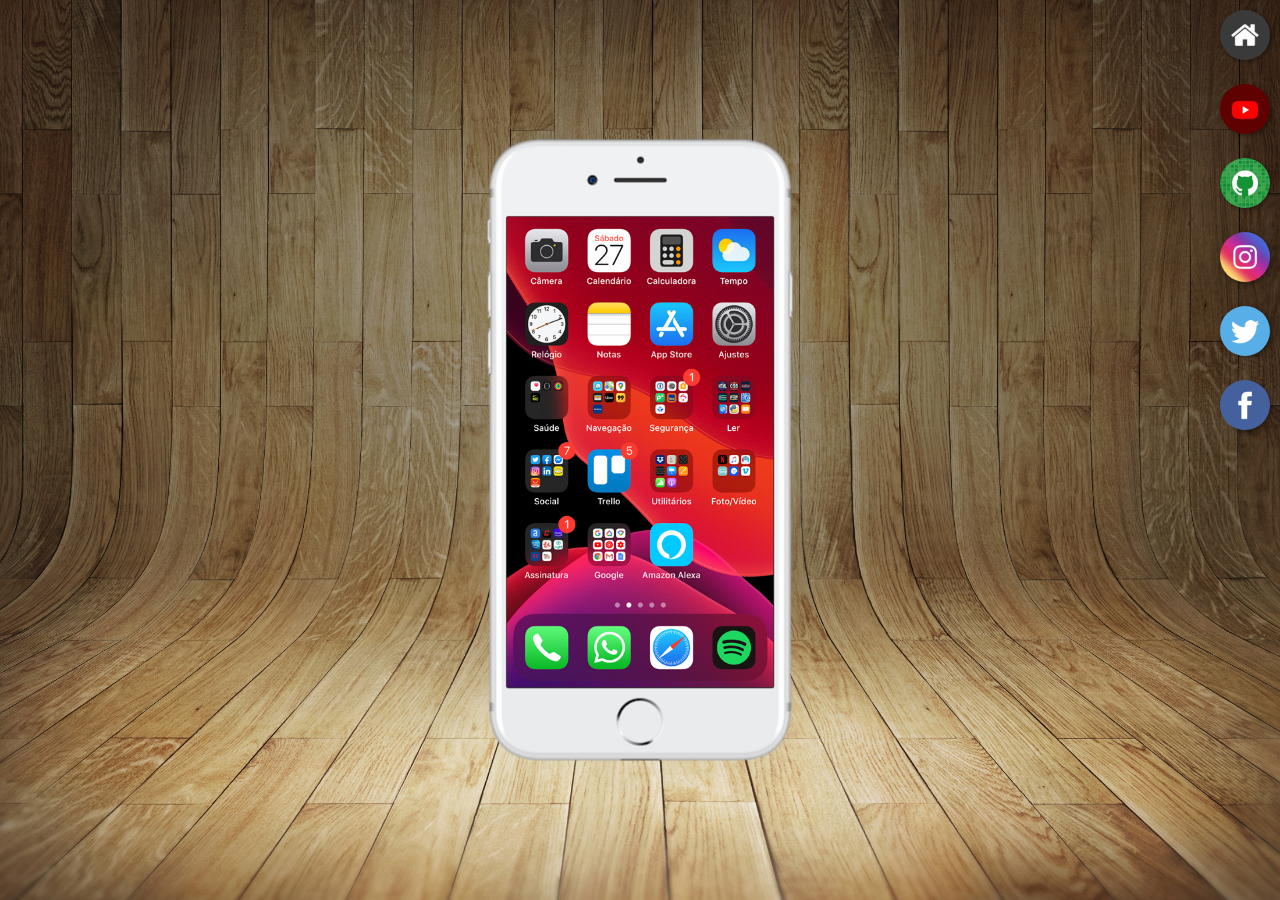
<file: index.html>
<!DOCTYPE html>
<html lang="pt-br">
<head>
    <meta charset="UTF-8">
    <meta name="viewport" content="width=device-width, initial-scale=1.0">
    <link rel="shortcut icon" href="img/favicon.ico" type="image/x-icon">
    <link rel="stylesheet" href="estilos/style.css">
    <title>Projeto Redes Sociais</title>
</head>
<body>
    <main>
        <section id="telefone">
            <iframe src="home.html" frameborder="0" name="tela" id="tela">
                Seu navegador não é compatível com isso.
            </iframe>
        </section>
        <section id="redes-sociais">
            <a href="home.html" target="tela"><img src="img/logo-home.jpg" alt=""></a> <br>      
            <a href="youtube.html" target="tela"><img src="img/logo-youtube.jpg" alt=""></a> <br>     
            <a href="github.html" target="tela"><img src="img/logo-github.jpg" alt=""></a> <br>     
            <a href="instagram.html" target="tela"><img src="img/logo-instagram.jpg" alt=""></a> <br>     
            <a href="twitter.html" target="tela"><img src="img/logo-twitter.jpg" alt=""></a> <br>       
            <a href="facebook.html" target="tela"><img src="img/logo-facebook.jpg" alt=""></a>
        </section>
    </main>
</body>
</html>
</file>
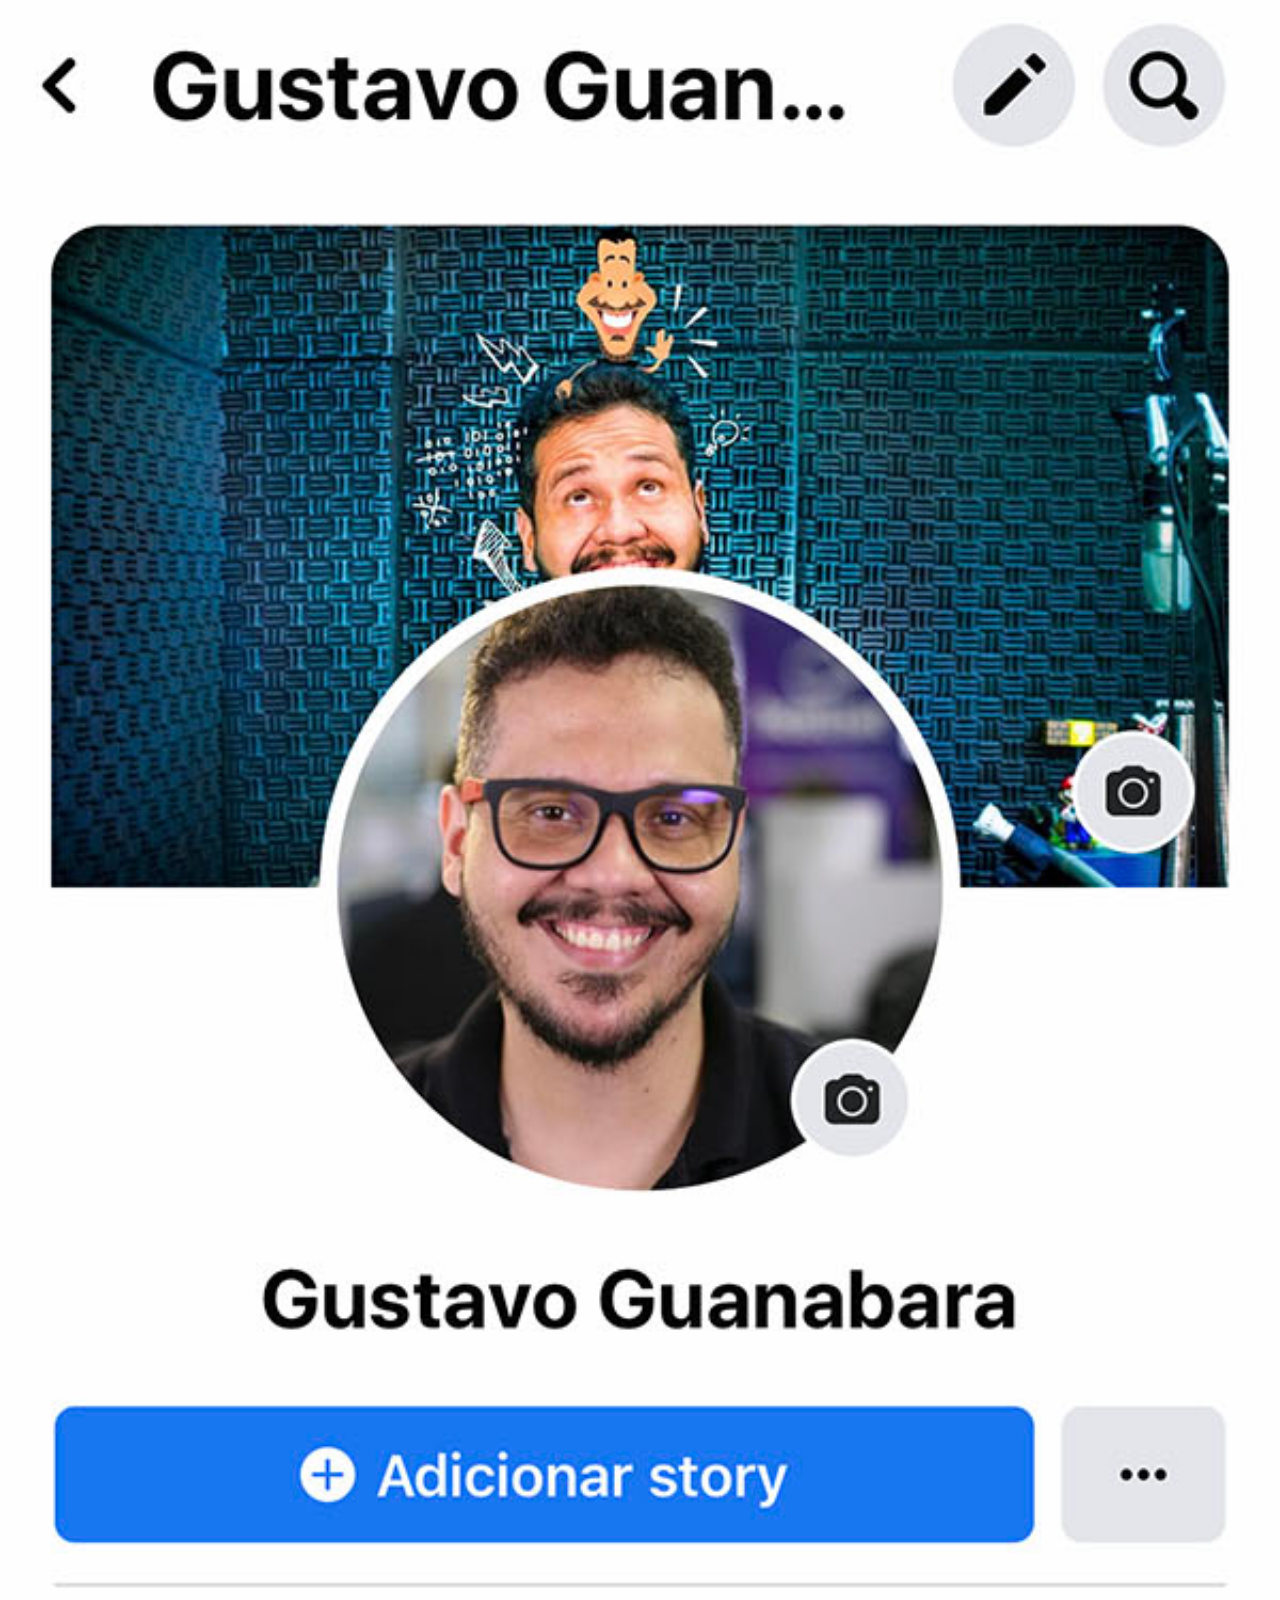
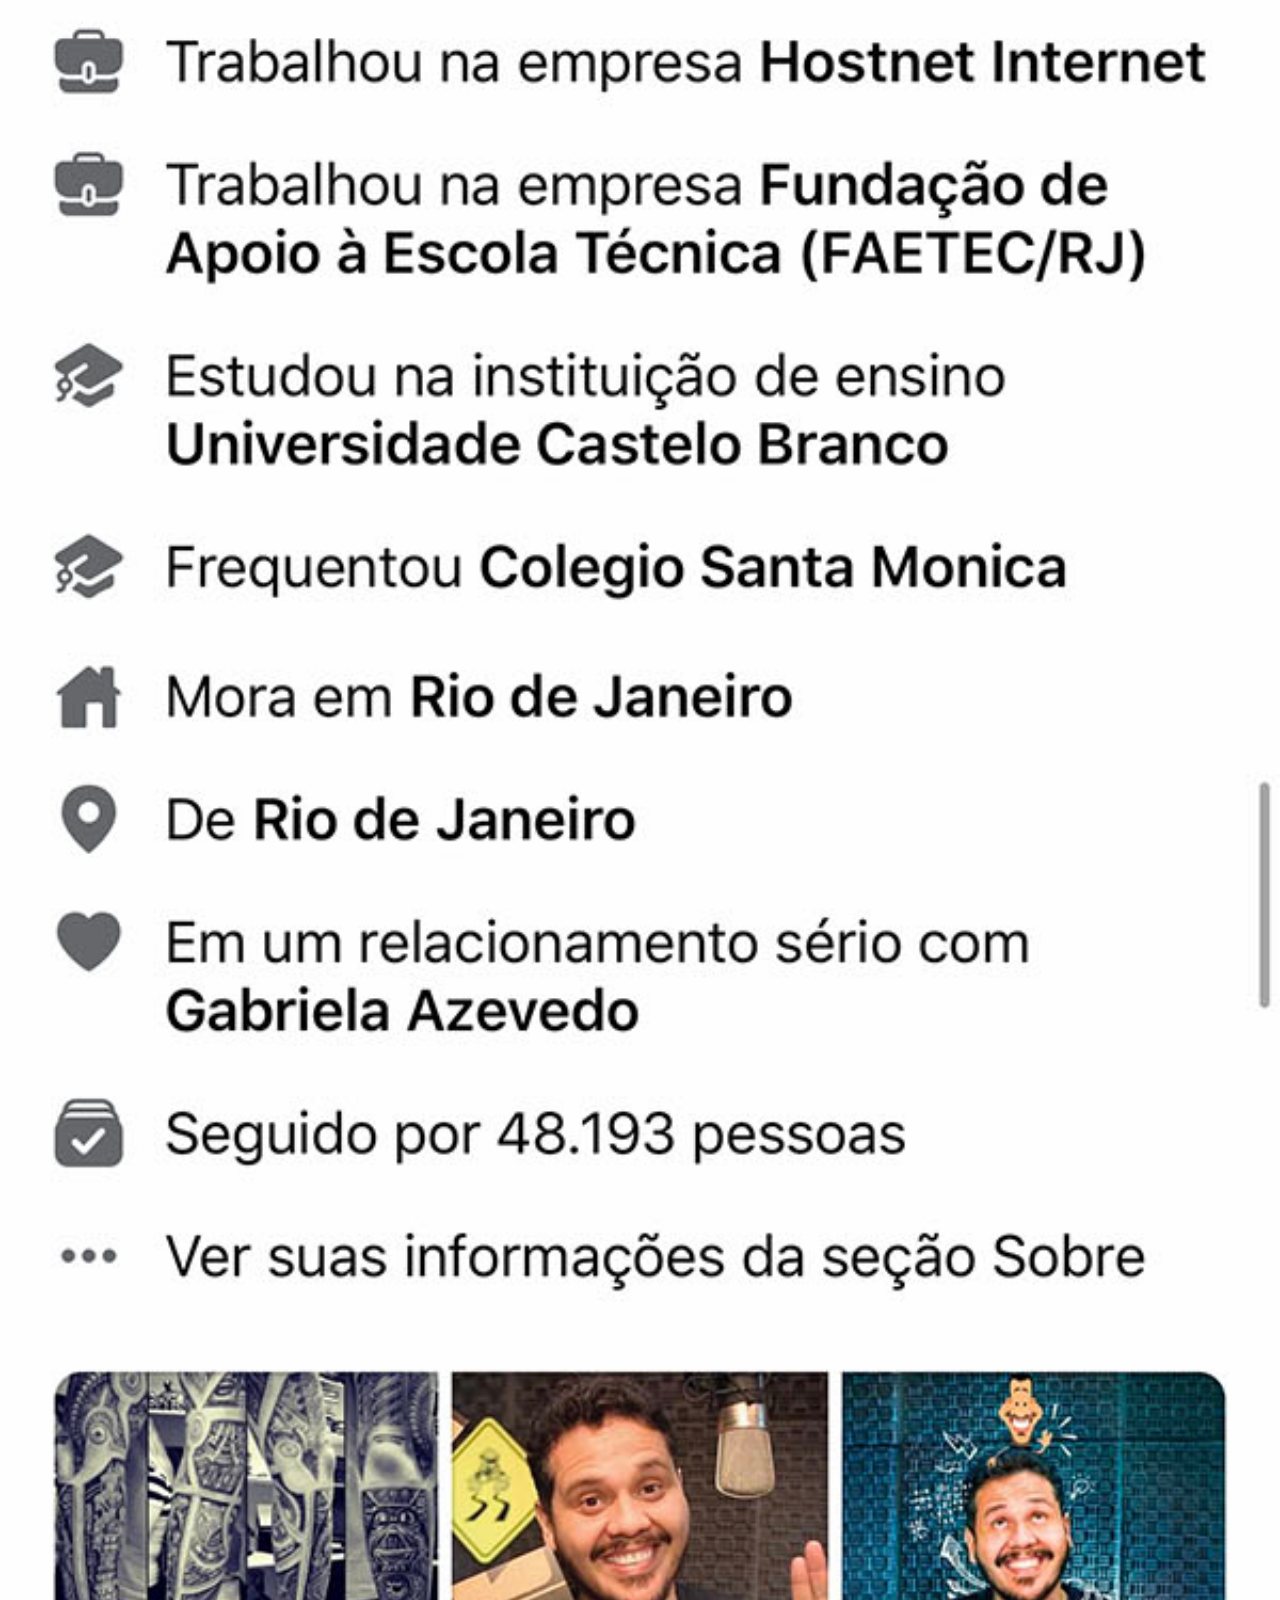
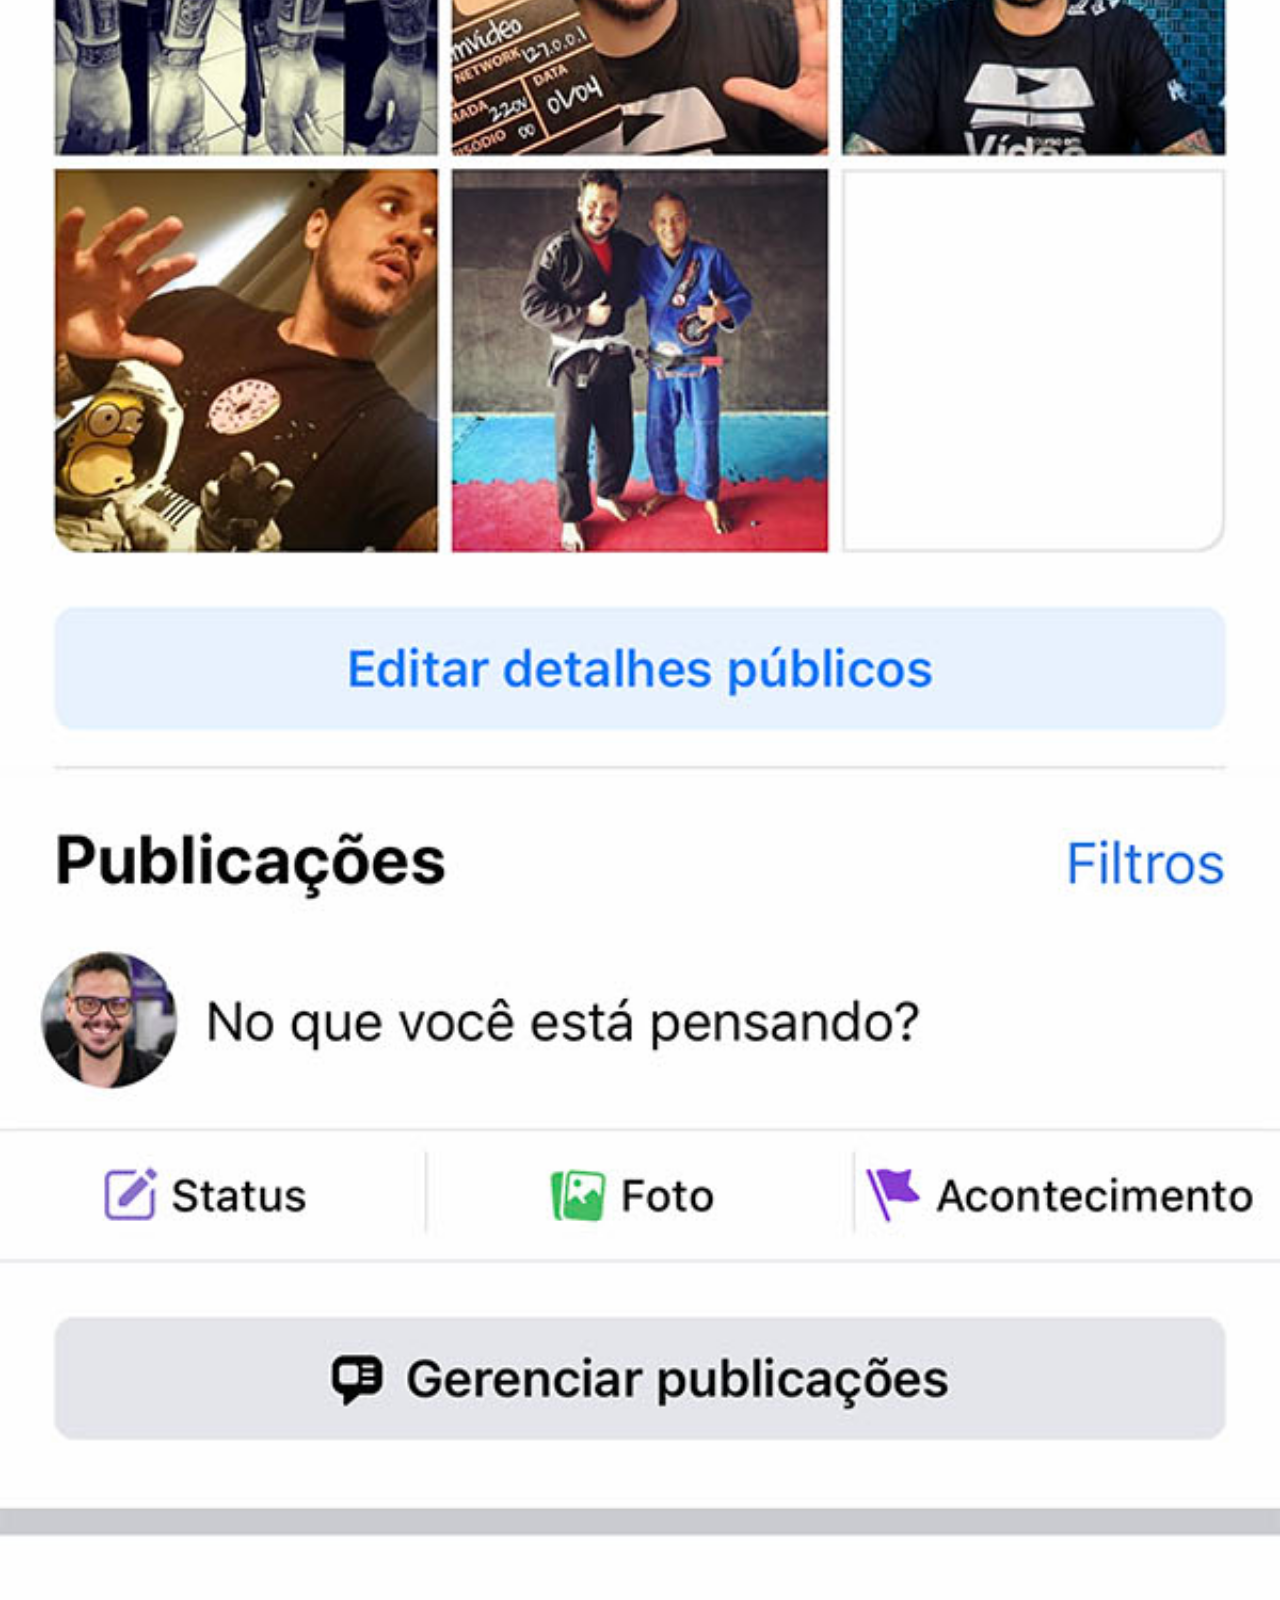
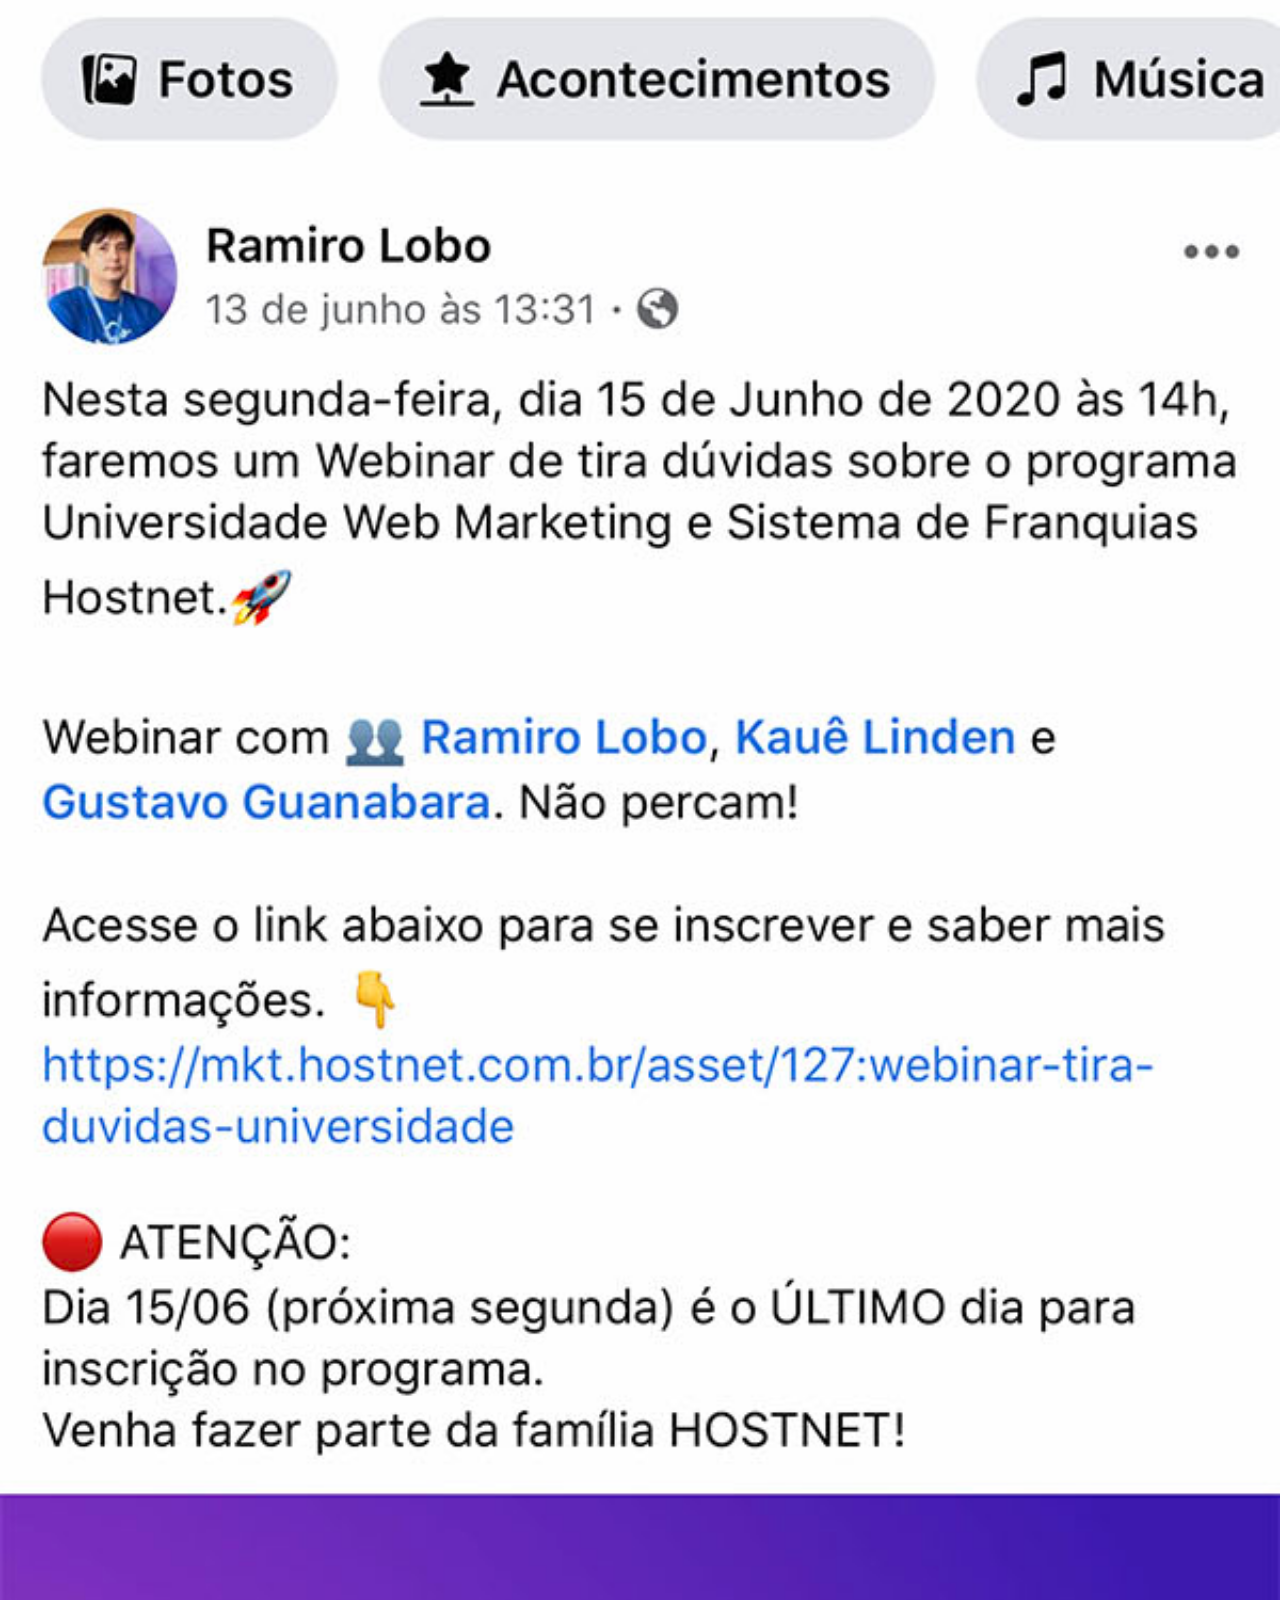
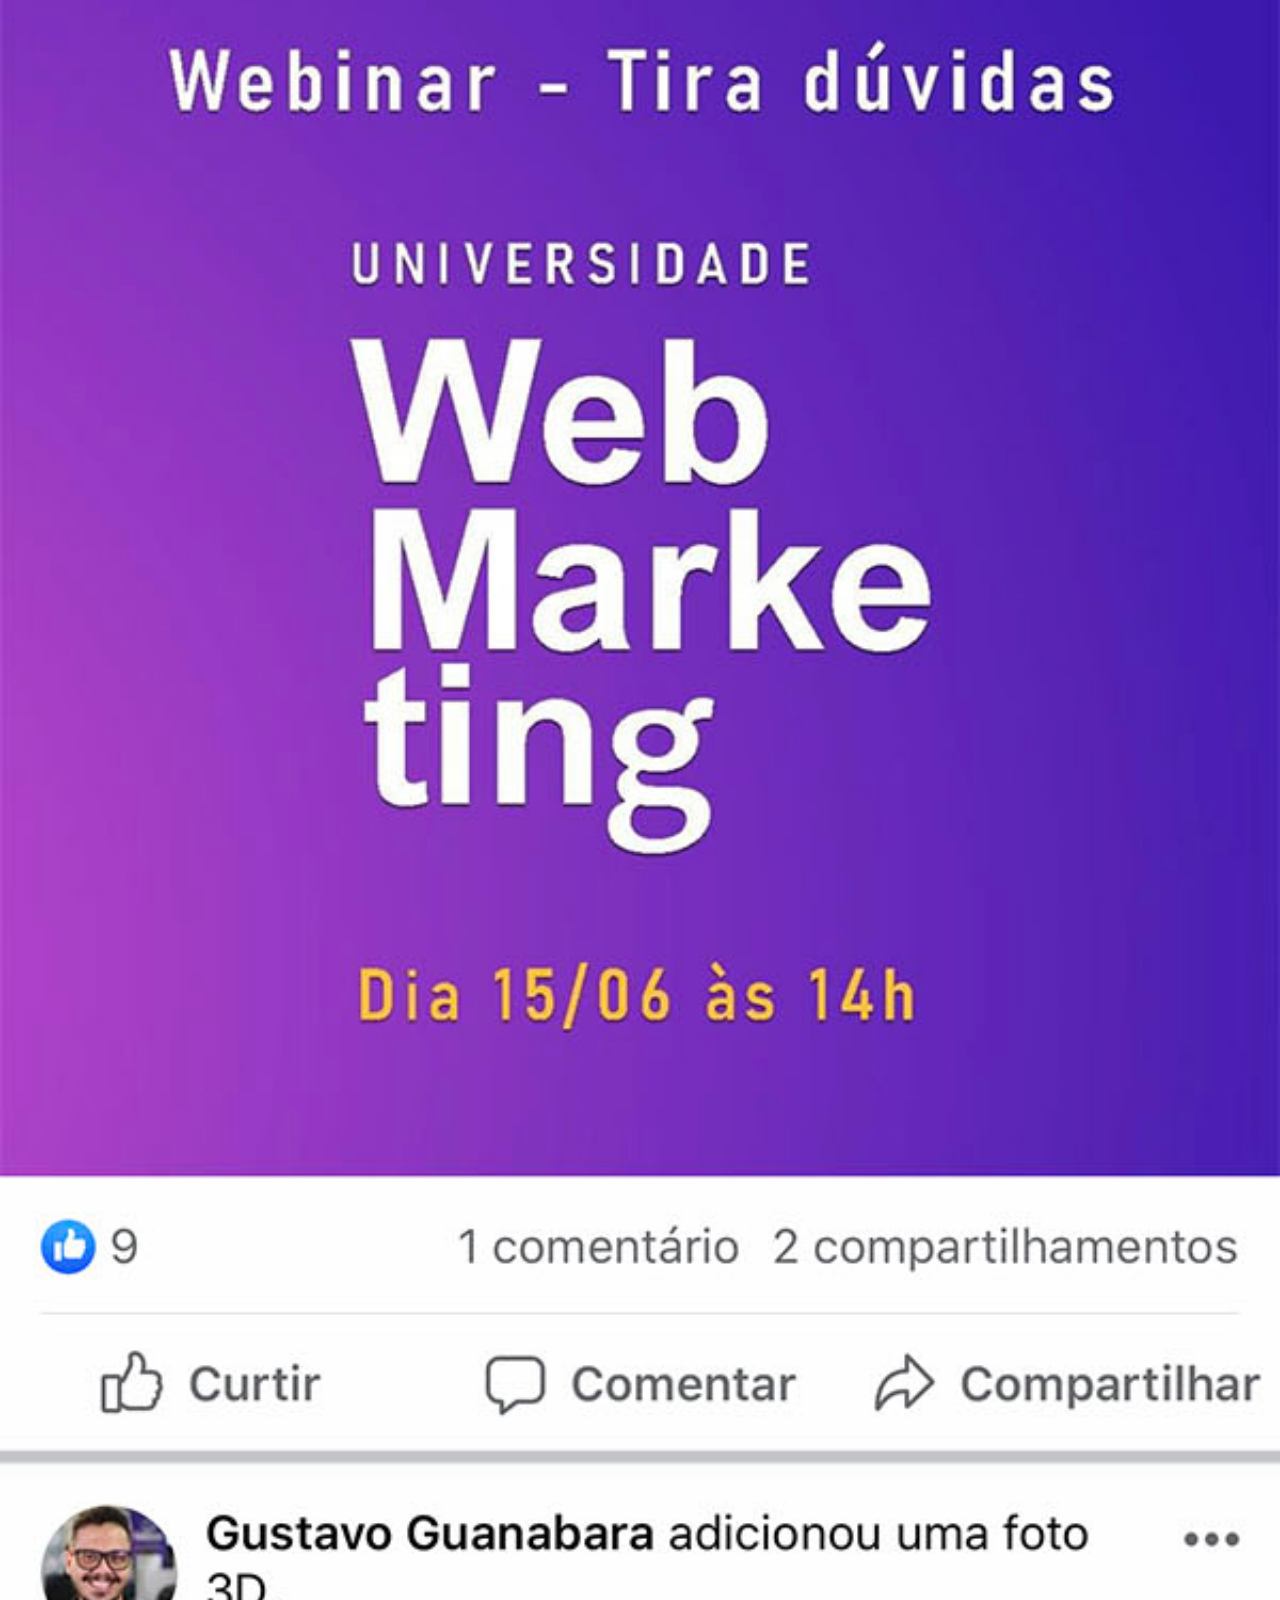
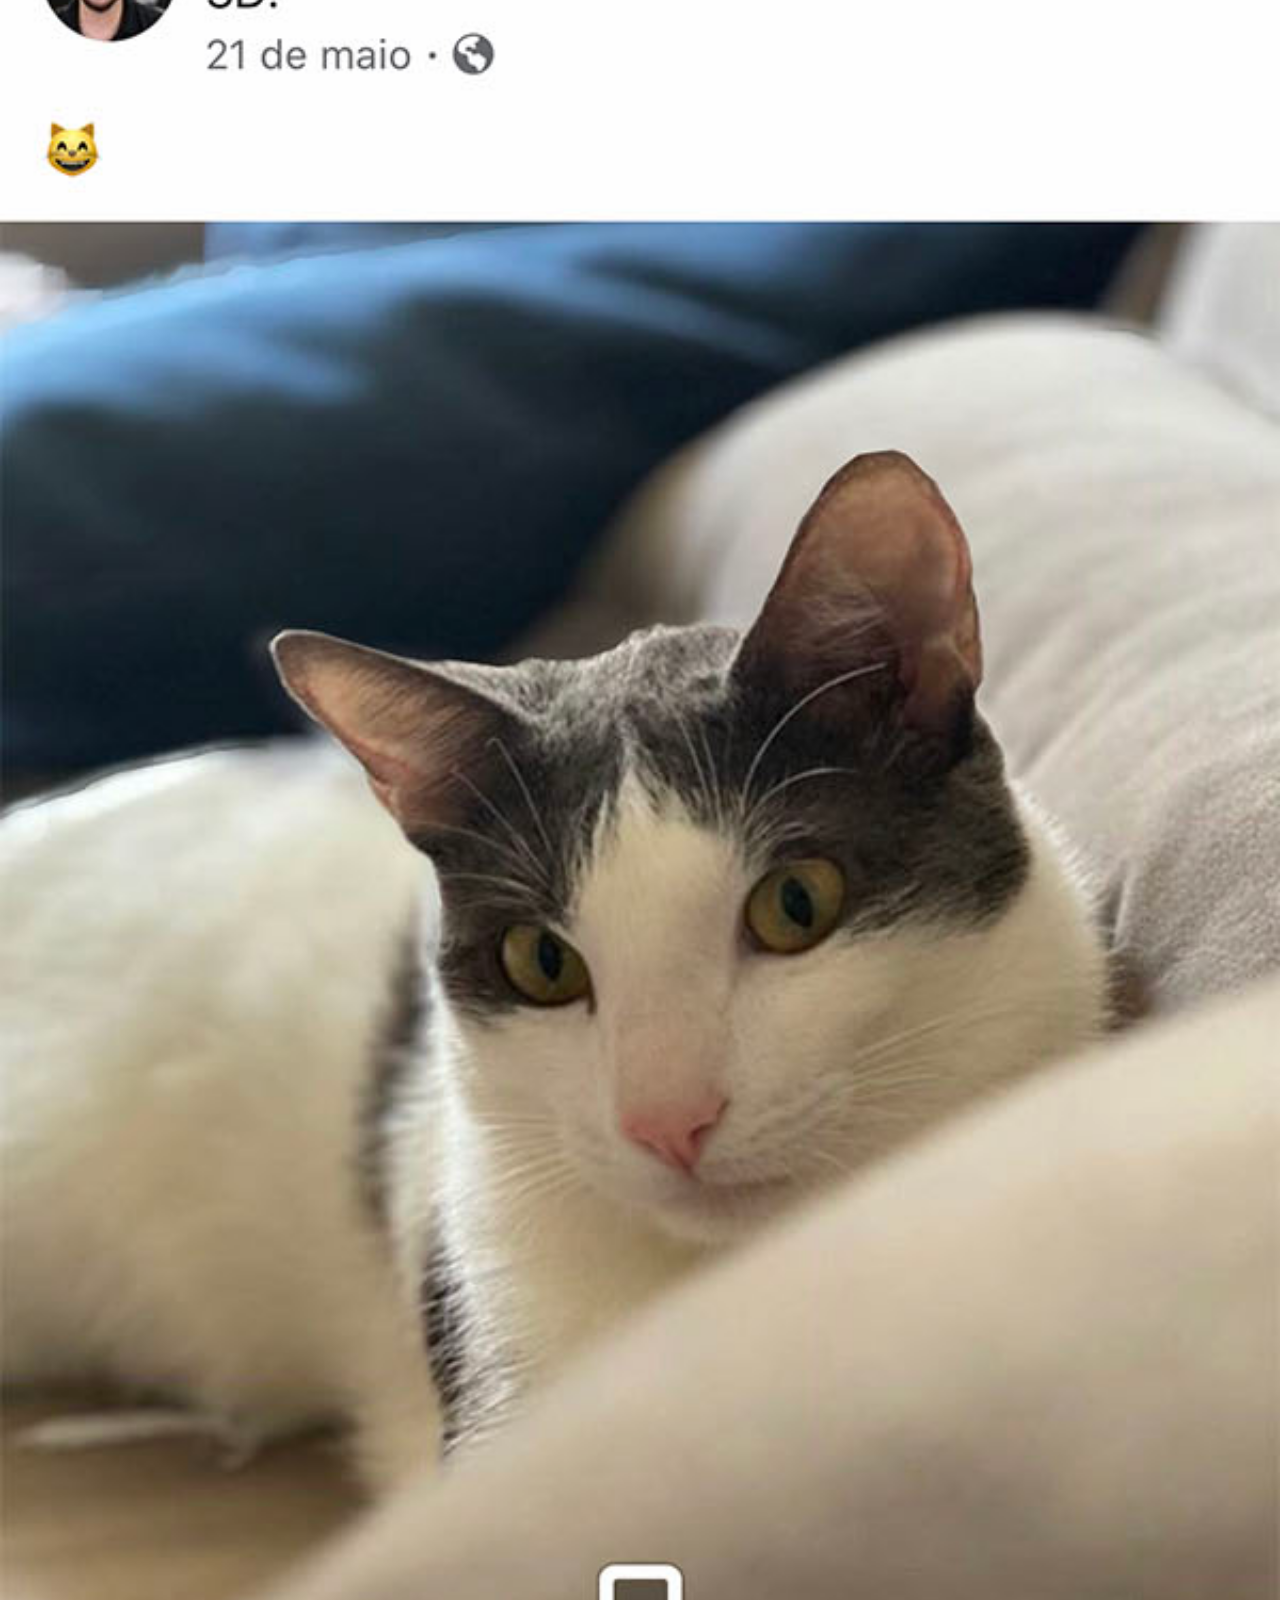
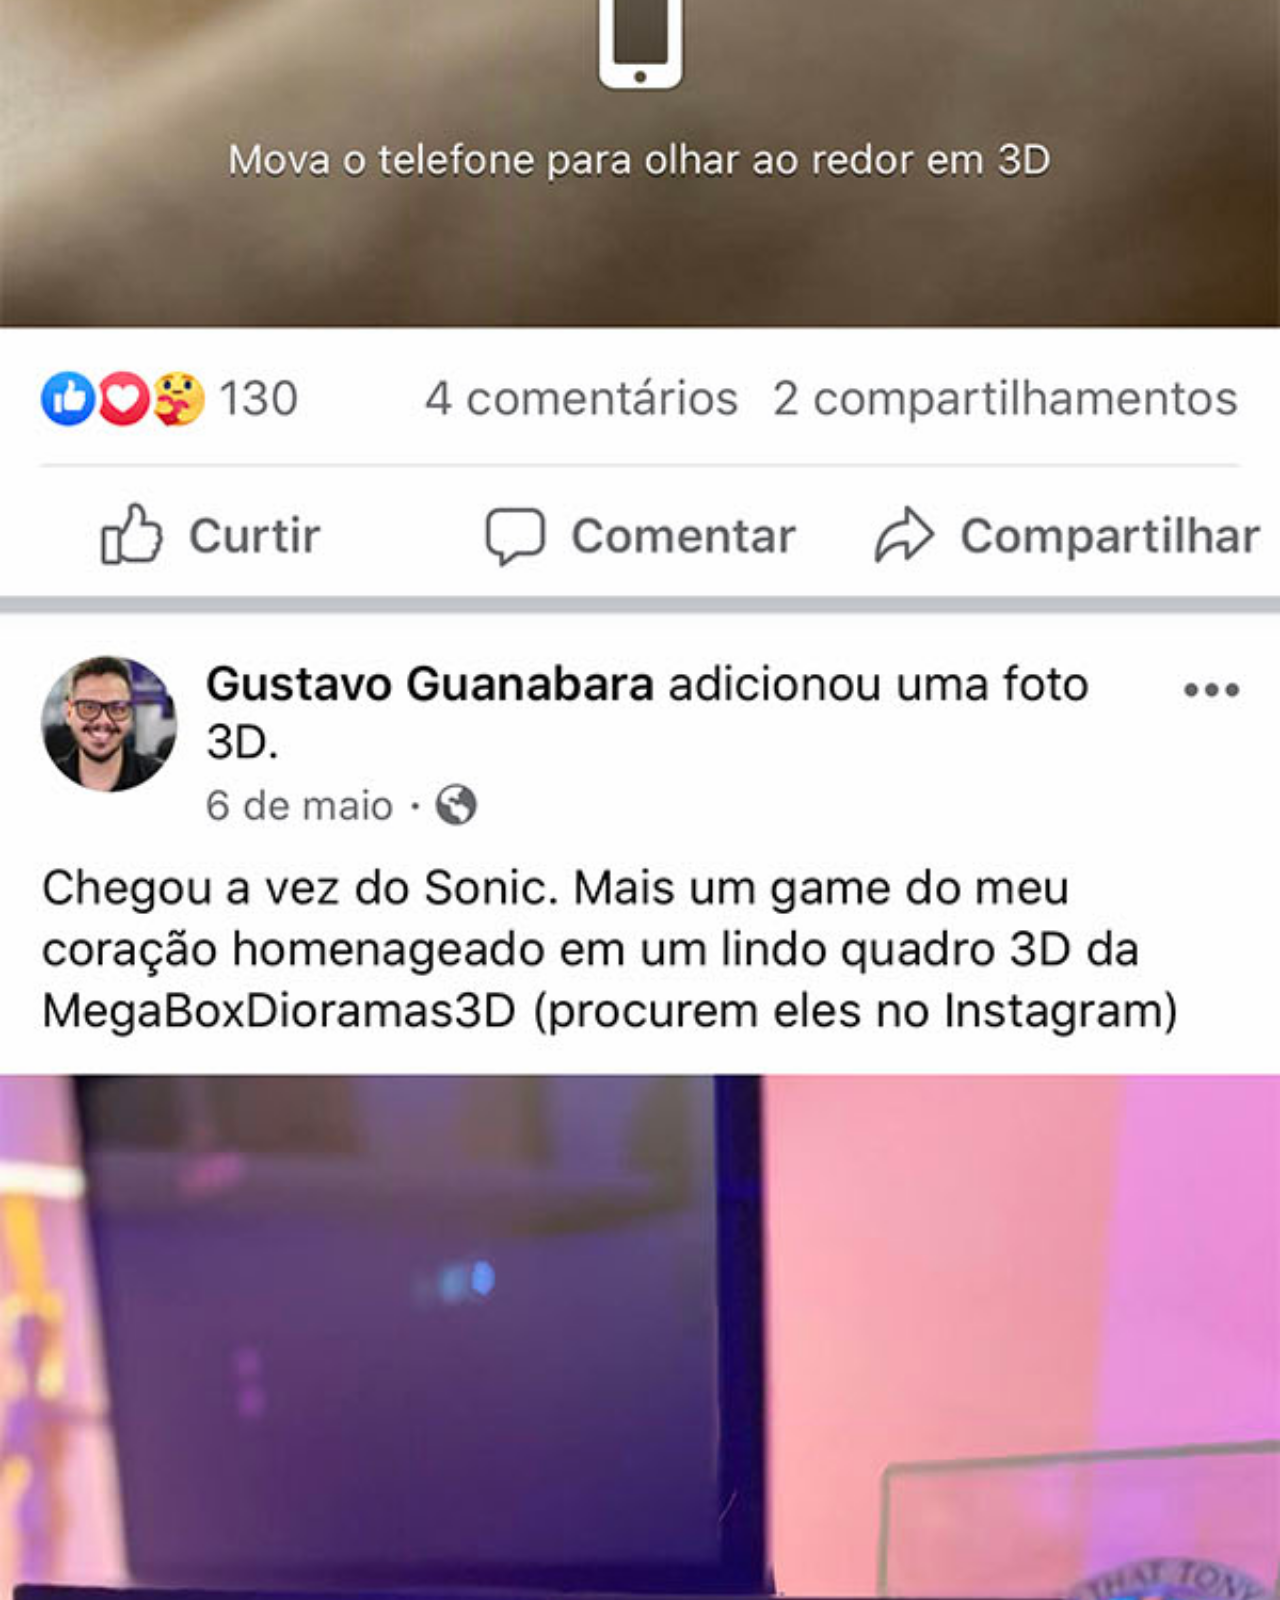
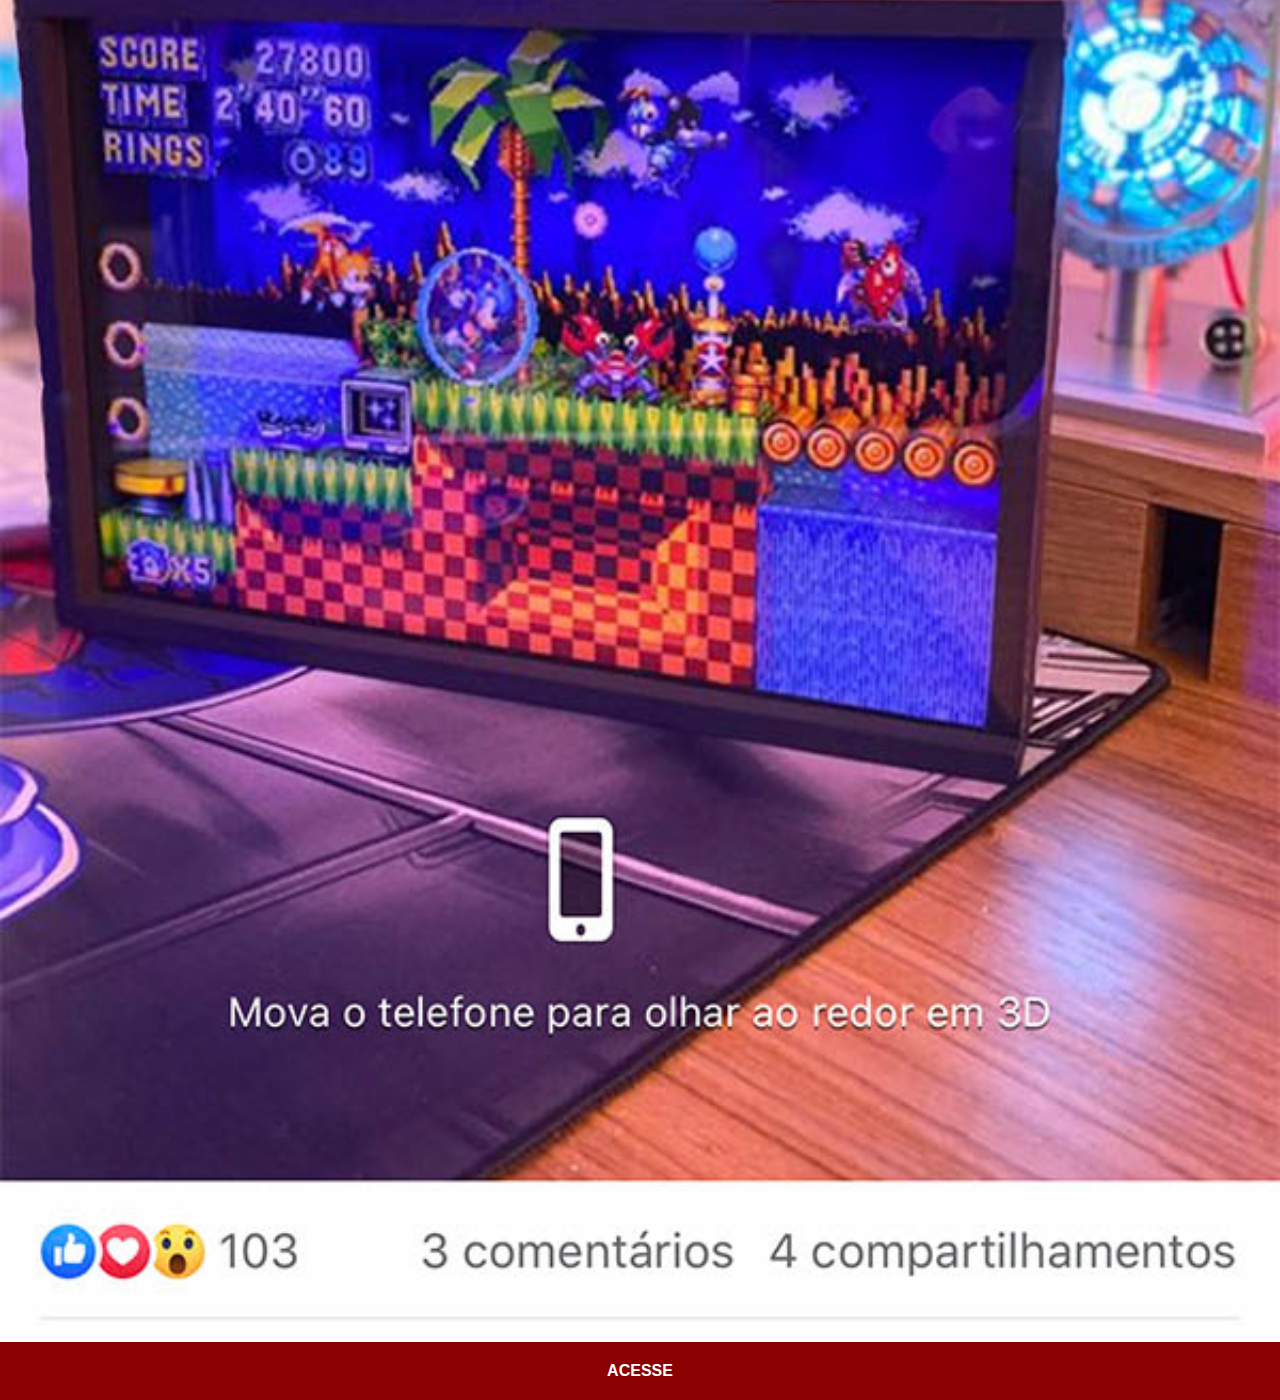
<file: facebook.html>
<!DOCTYPE html>
<html lang="pt-br">
<head>
    <meta charset="UTF-8">
    <meta name="viewport" content="width=device-width, initial-scale=1.0">
    <title>Youtube</title>
    <link rel="stylesheet" href="./estilos/social.css">
</head>
<body>
    <img src="img/tela-facebook.jpg" alt="">
    <a href="https://www.facebook.com/gustavoguanabara" target="_blank">ACESSE</a>
</body>
</html>
</file>
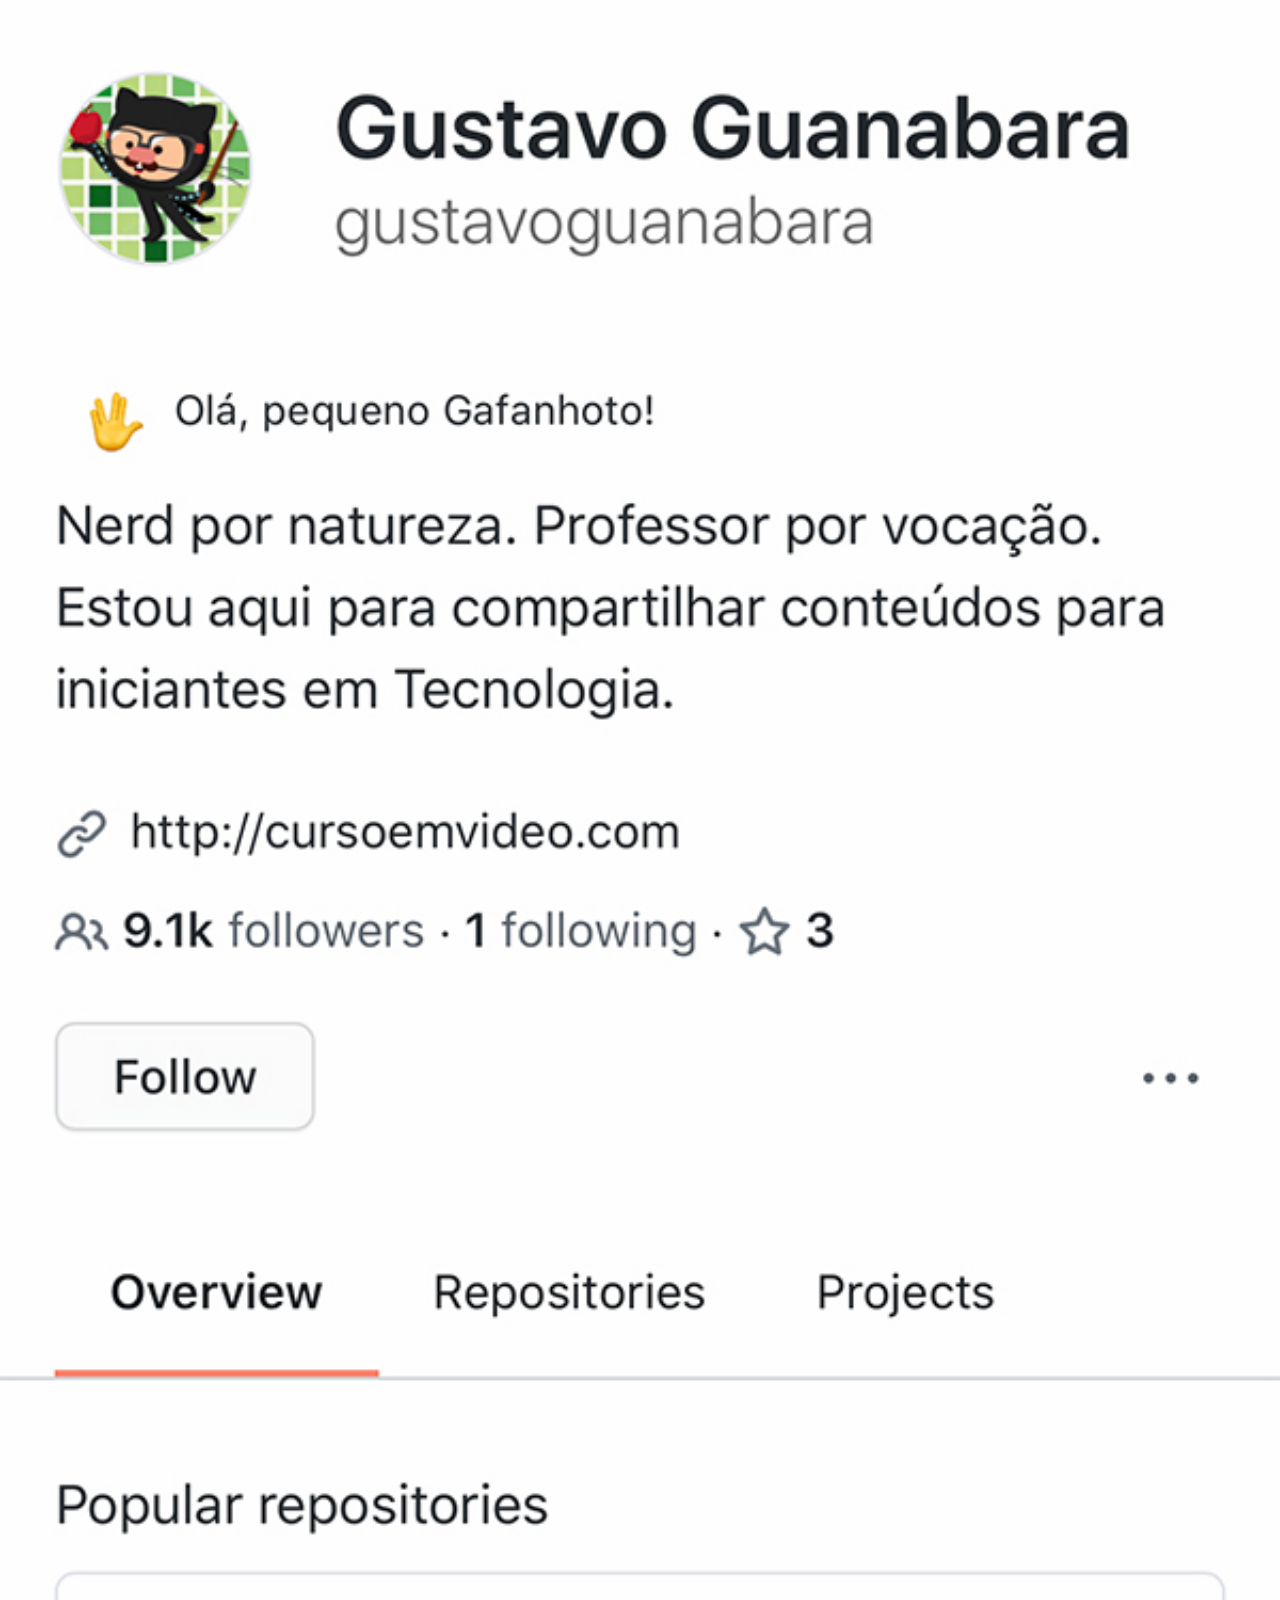
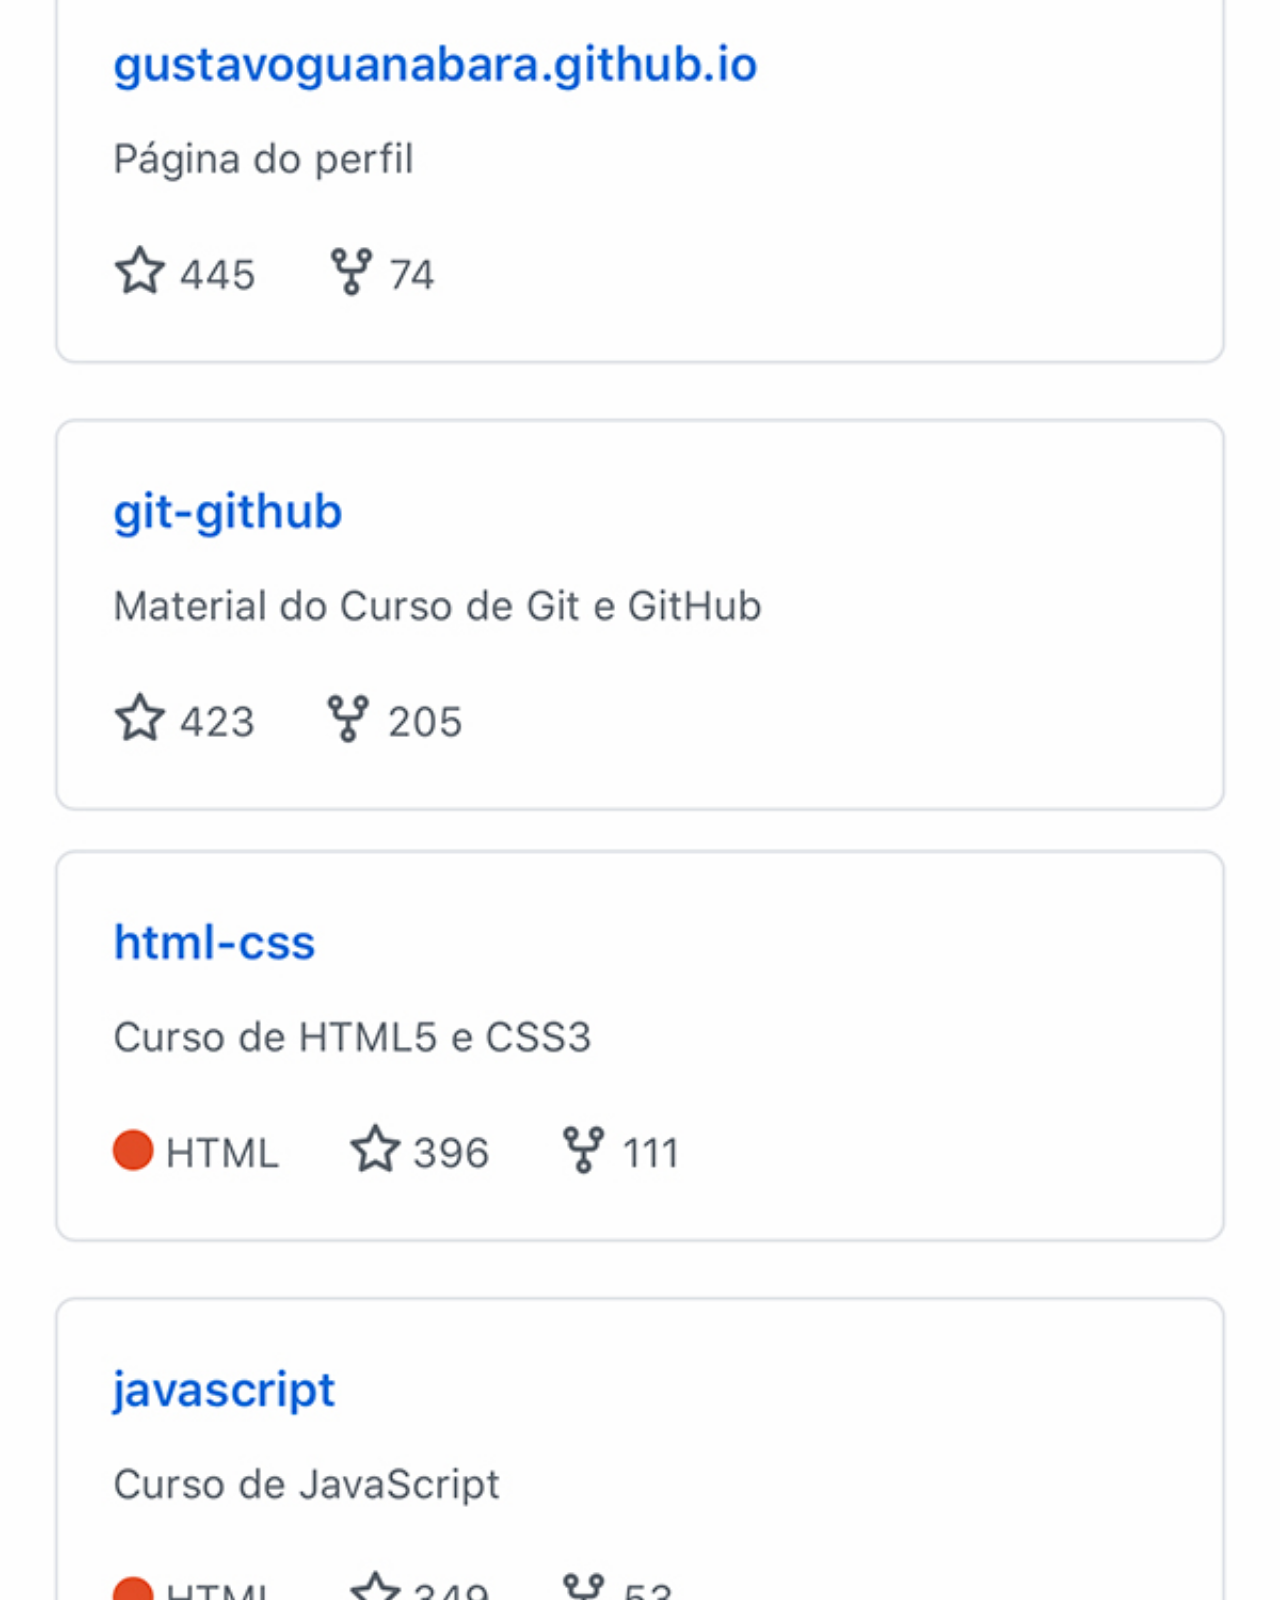
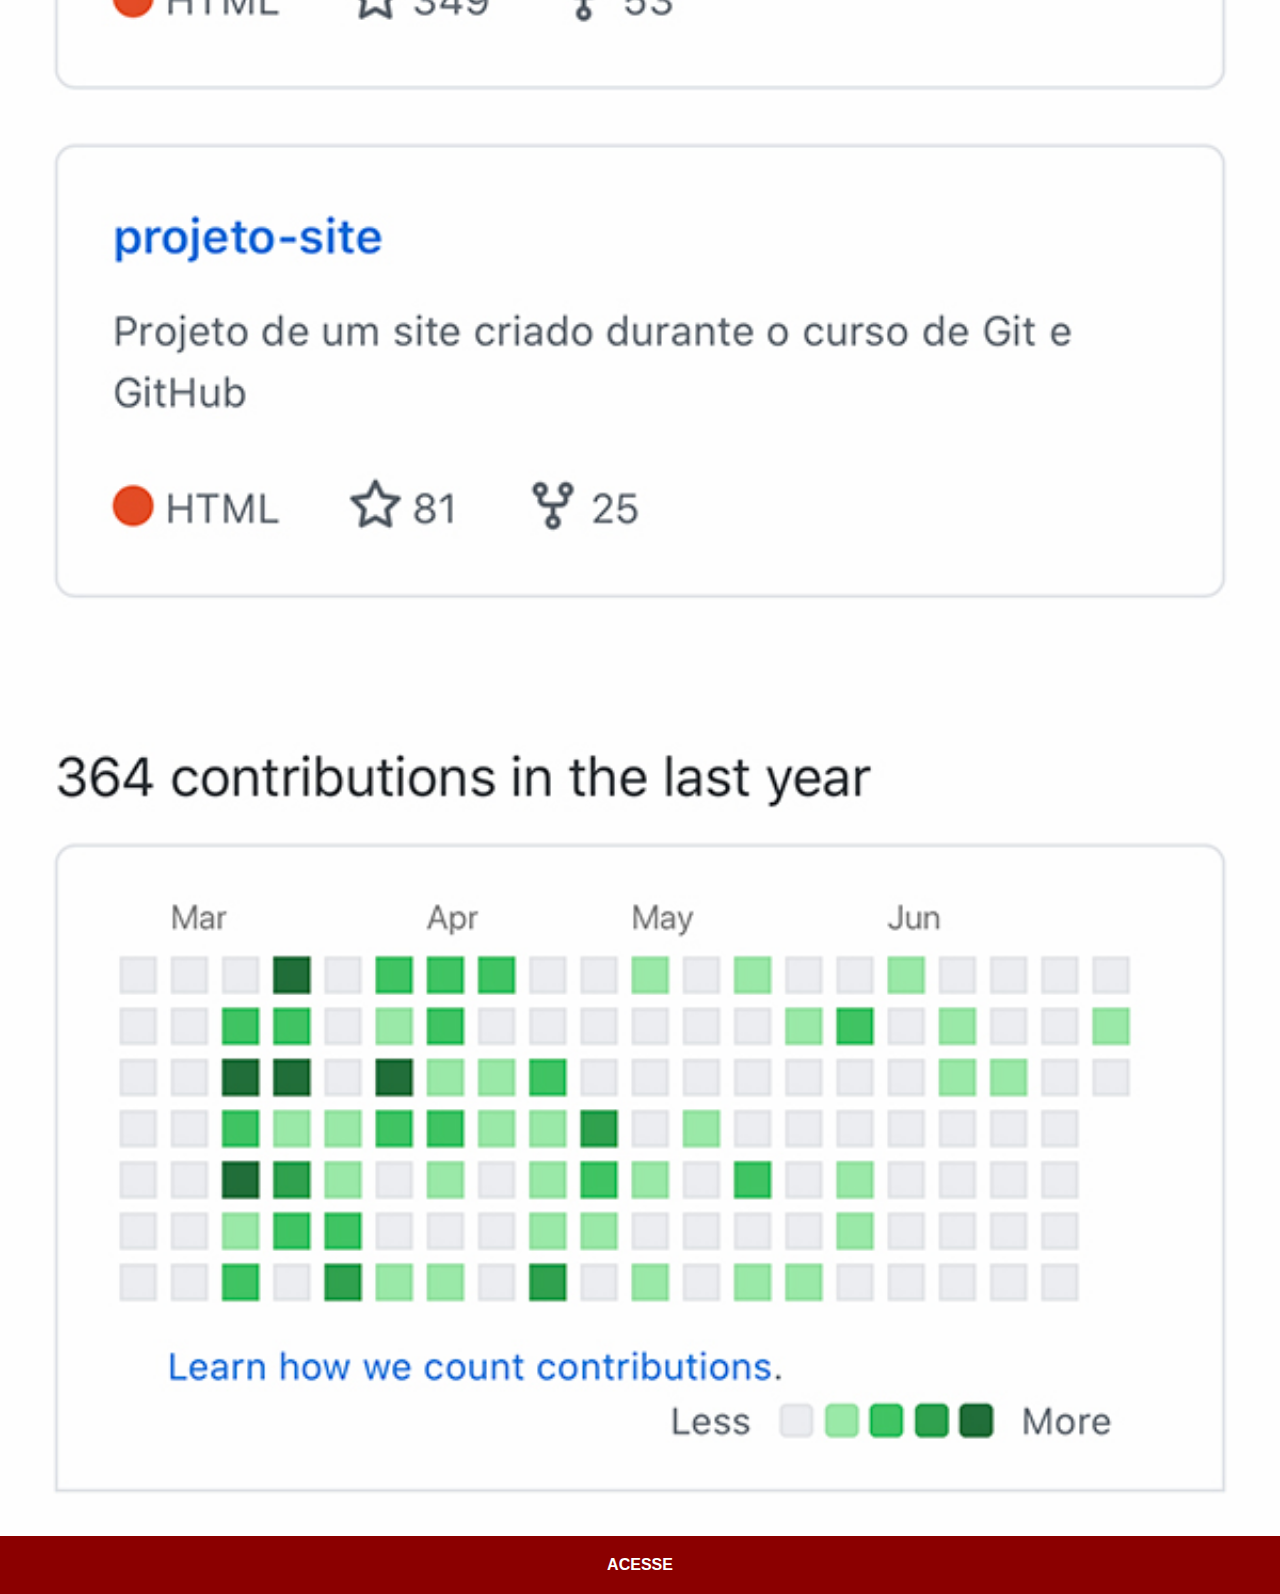
<file: github.html>
<!DOCTYPE html>
<html lang="pt-br">
<head>
    <meta charset="UTF-8">
    <meta name="viewport" content="width=device-width, initial-scale=1.0">
    <title>Youtube</title>
    <link rel="stylesheet" href="./estilos/social.css">
</head>
<body>
    <img src="img/tela-github.jpg" alt="">
    <a href="https://github.com/gustavoguanabara" target="_blank">ACESSE</a>
</body>
</html>
</file>
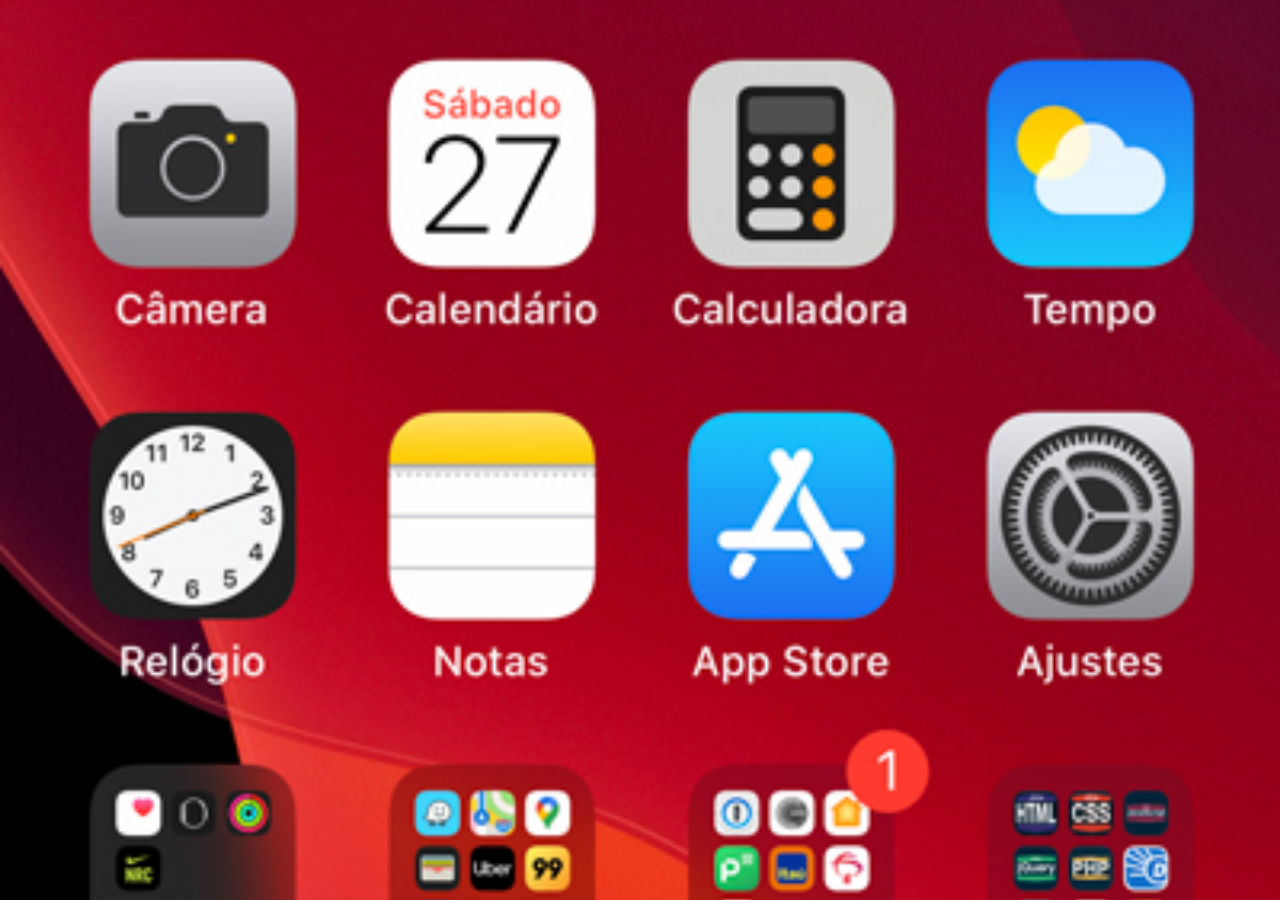
<file: home.html>
<!DOCTYPE html>
<html lang="pt-br">
<head>
    <meta charset="UTF-8">
    <meta name="viewport" content="width=device-width, initial-scale=1.0">
    <title>Home</title>
</head>
<style>
    * {
        margin: 0;
        padding: 0;
    }

    body {
        width: 100vw;
        height: 100vh;
        background: black url("img/tela-home.jpg") no-repeat top center;
        background-size: cover;
    }
</style>
<body>
    
</body>
</html>
</file>
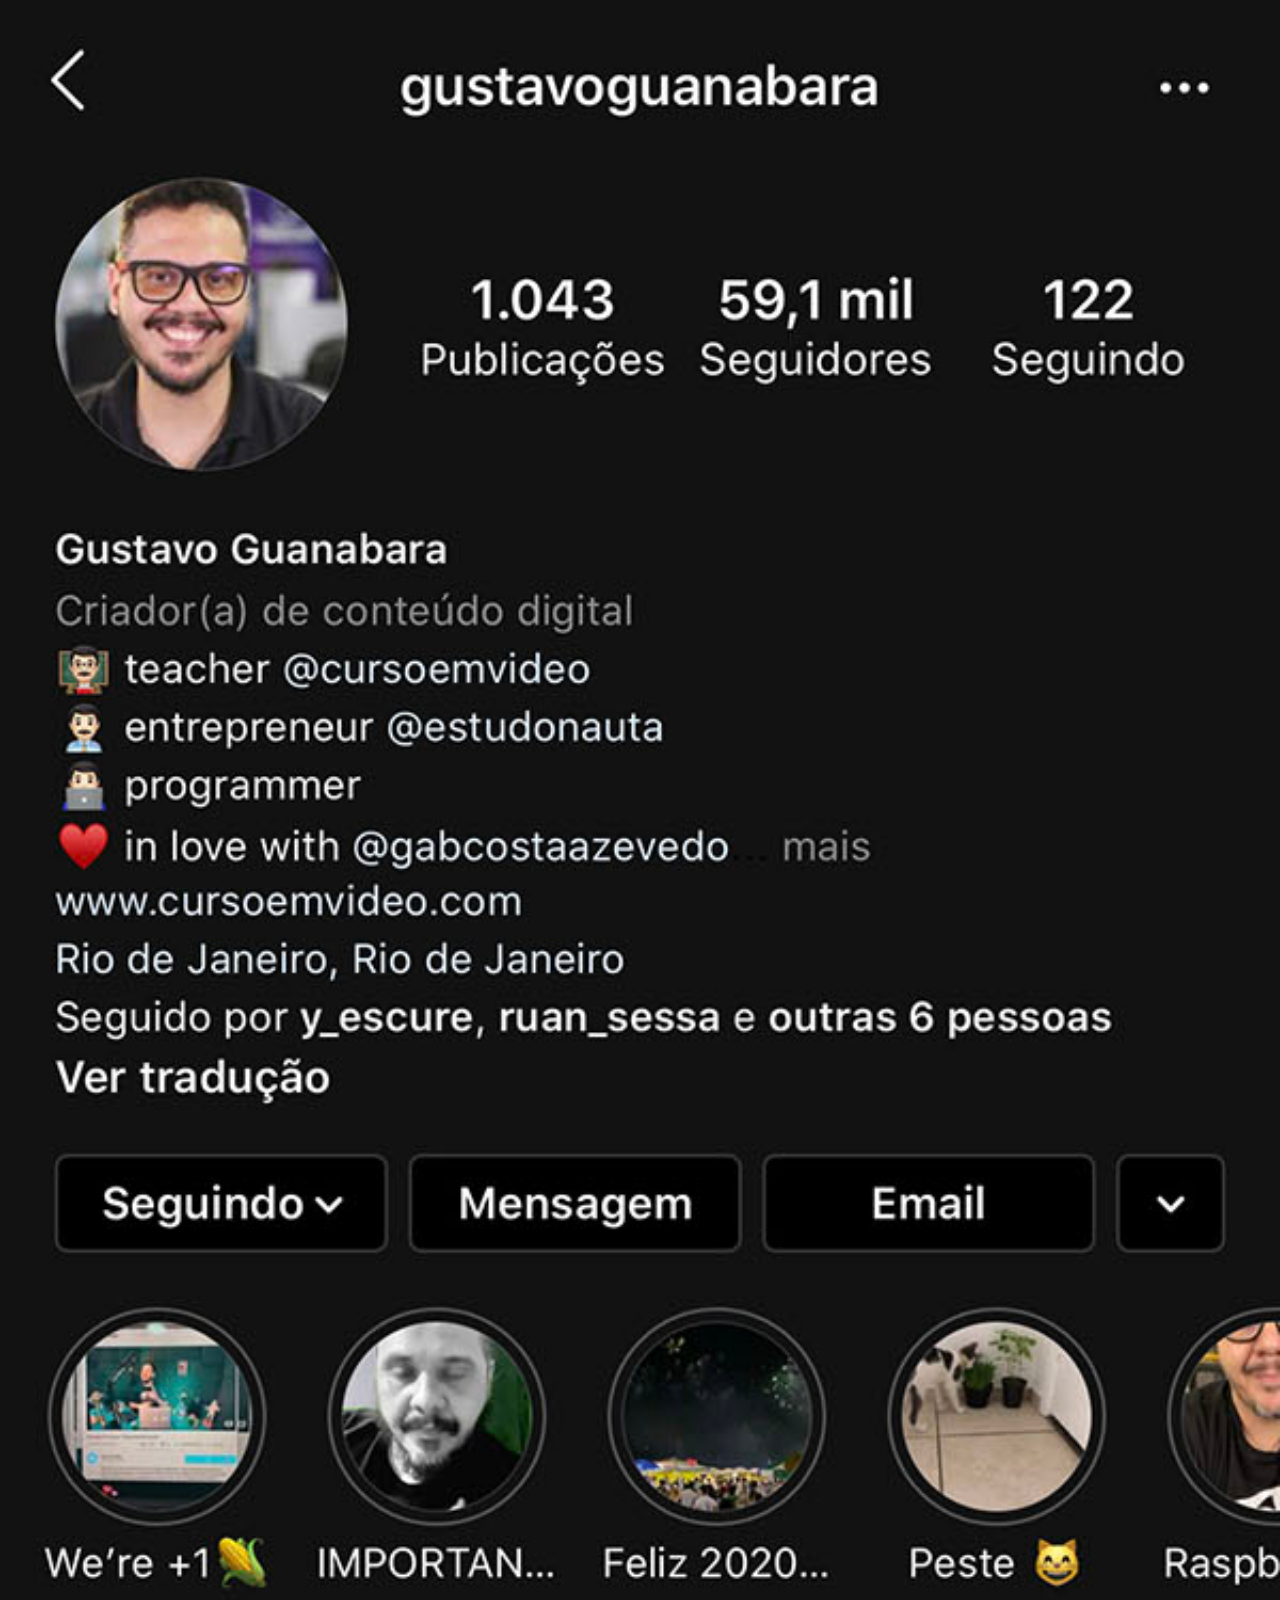
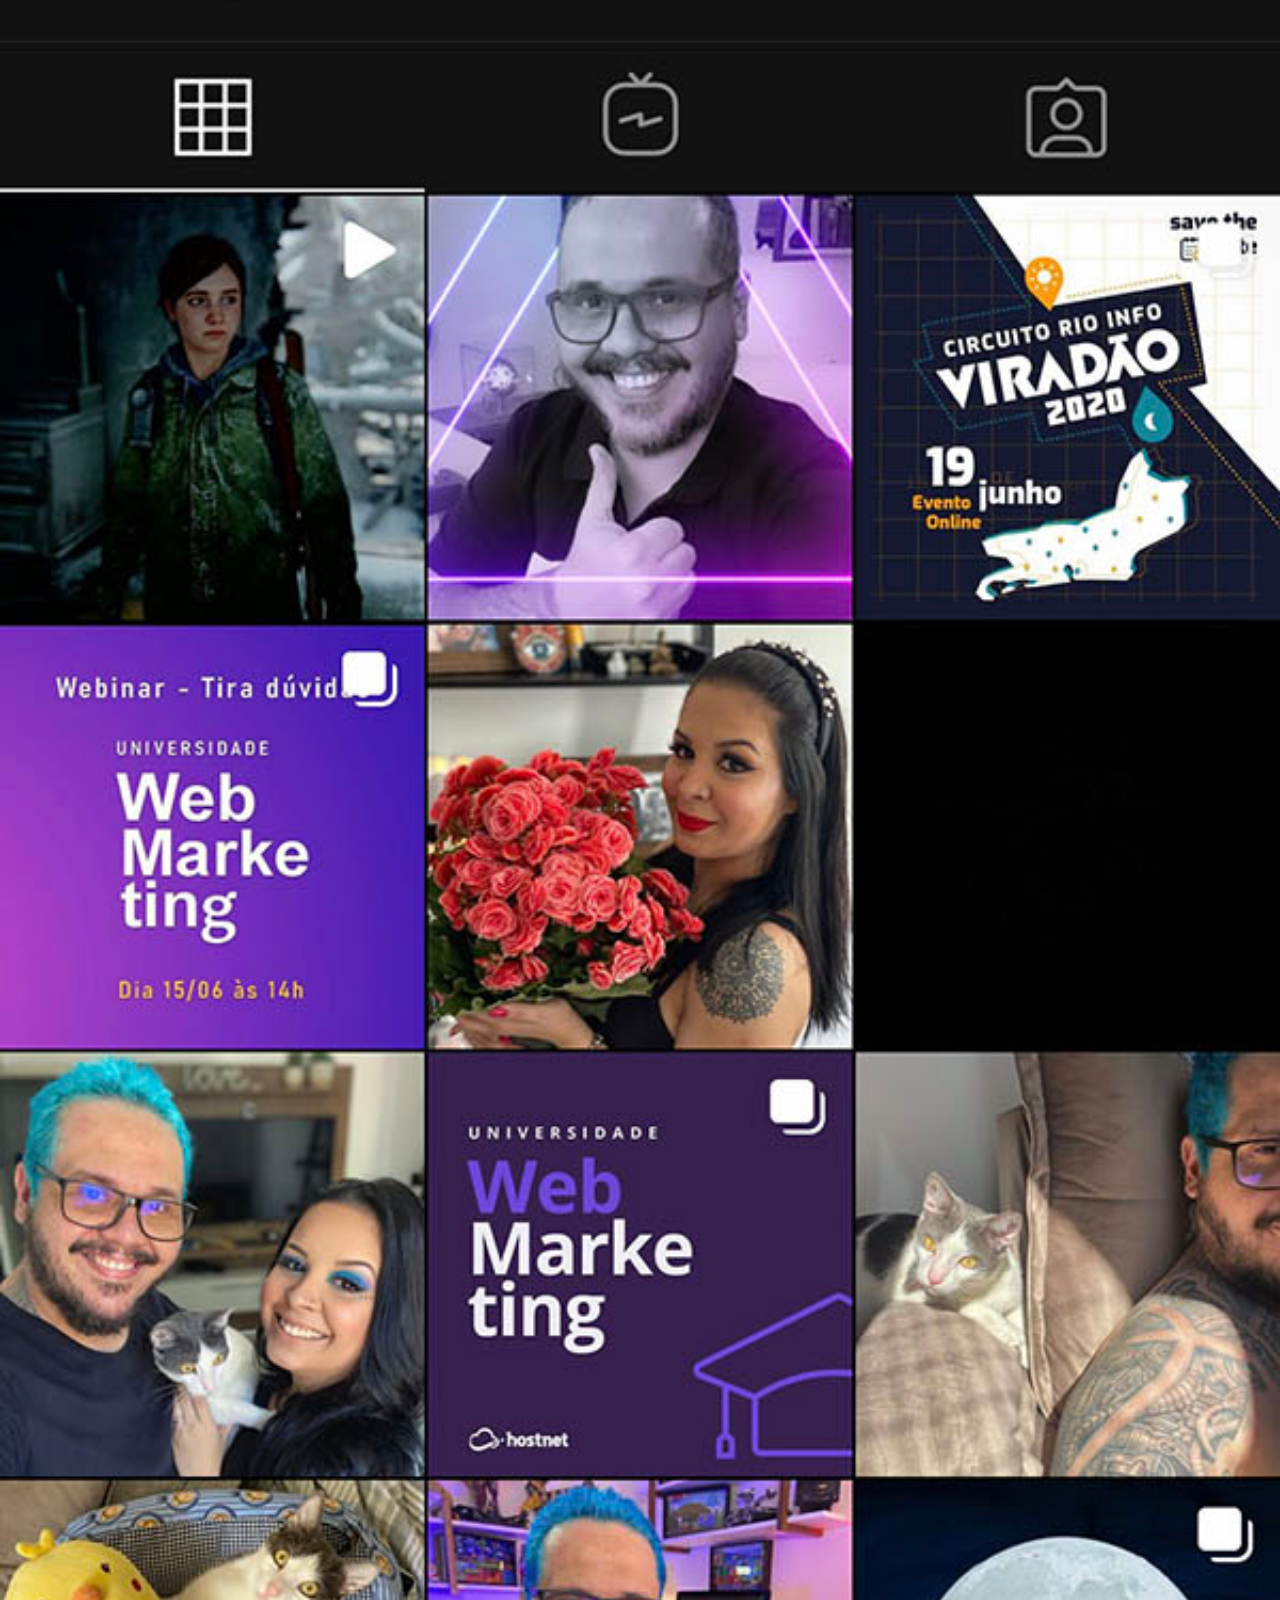
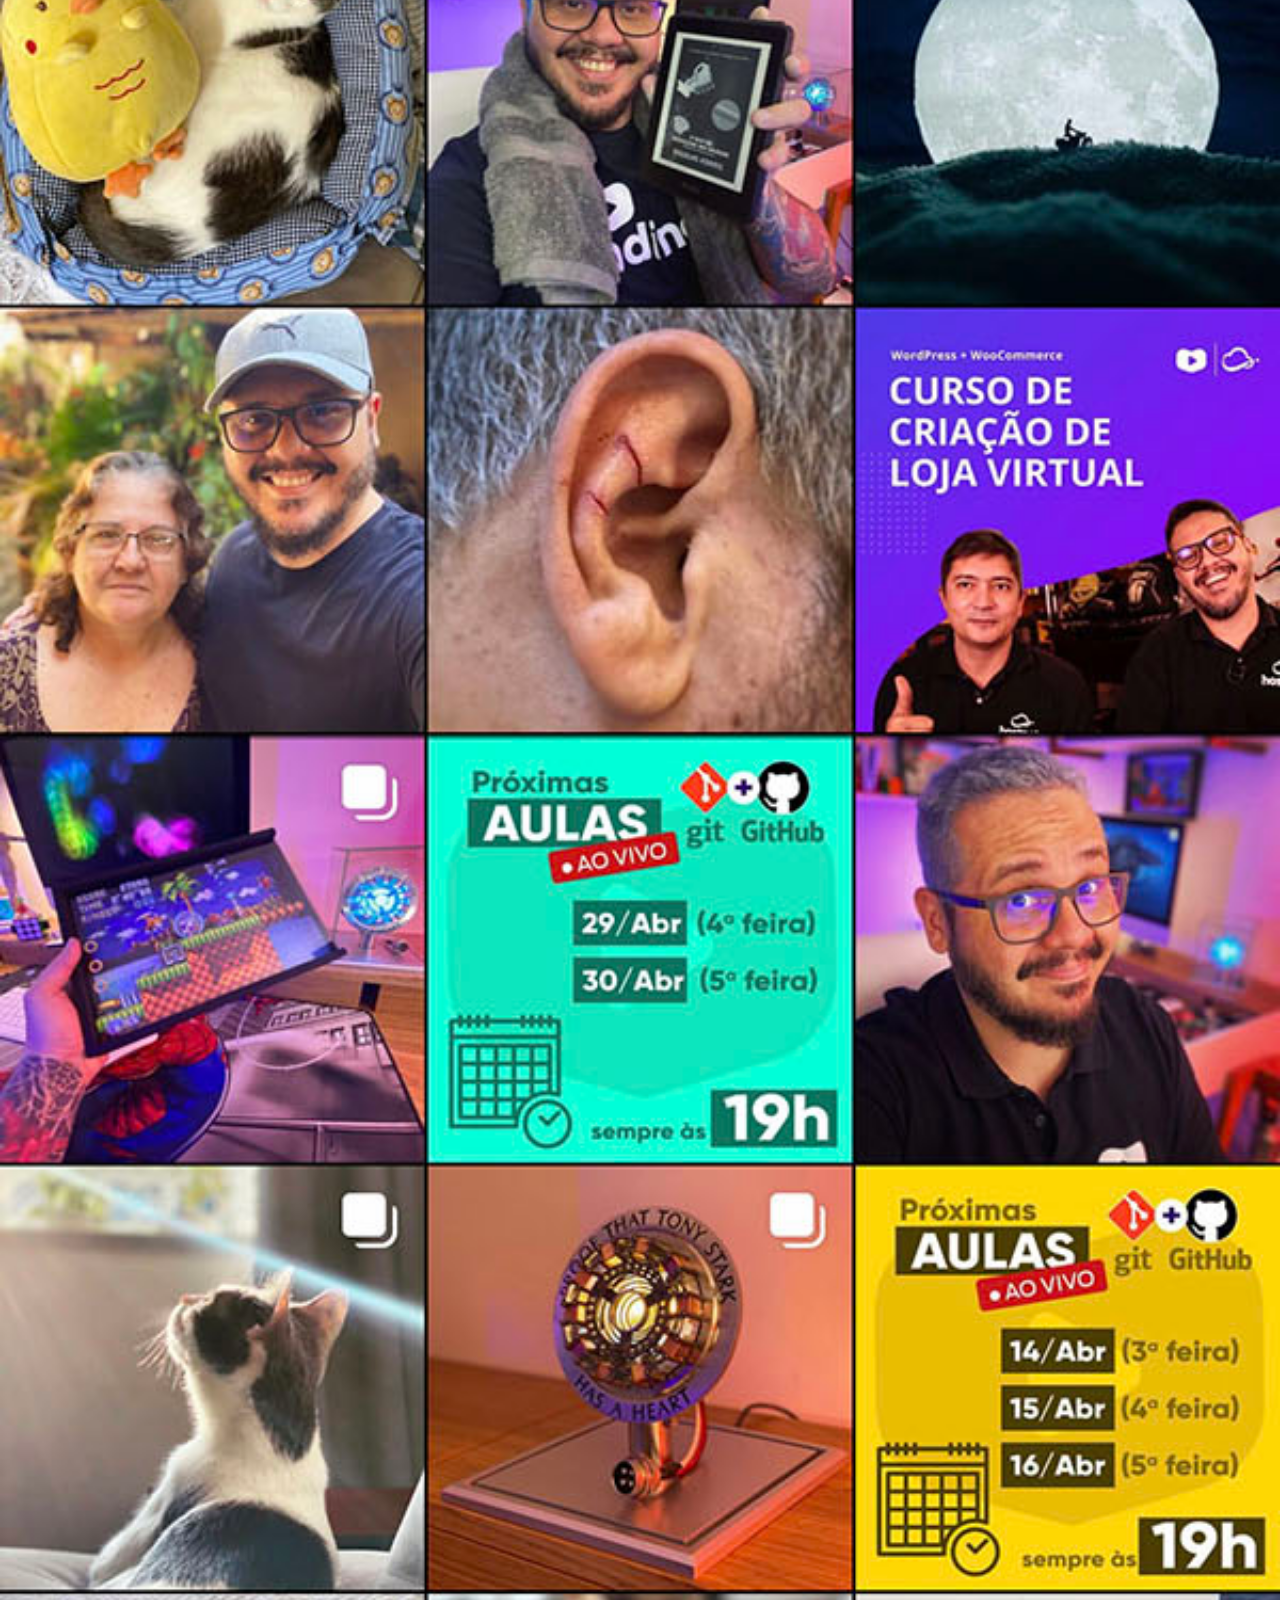
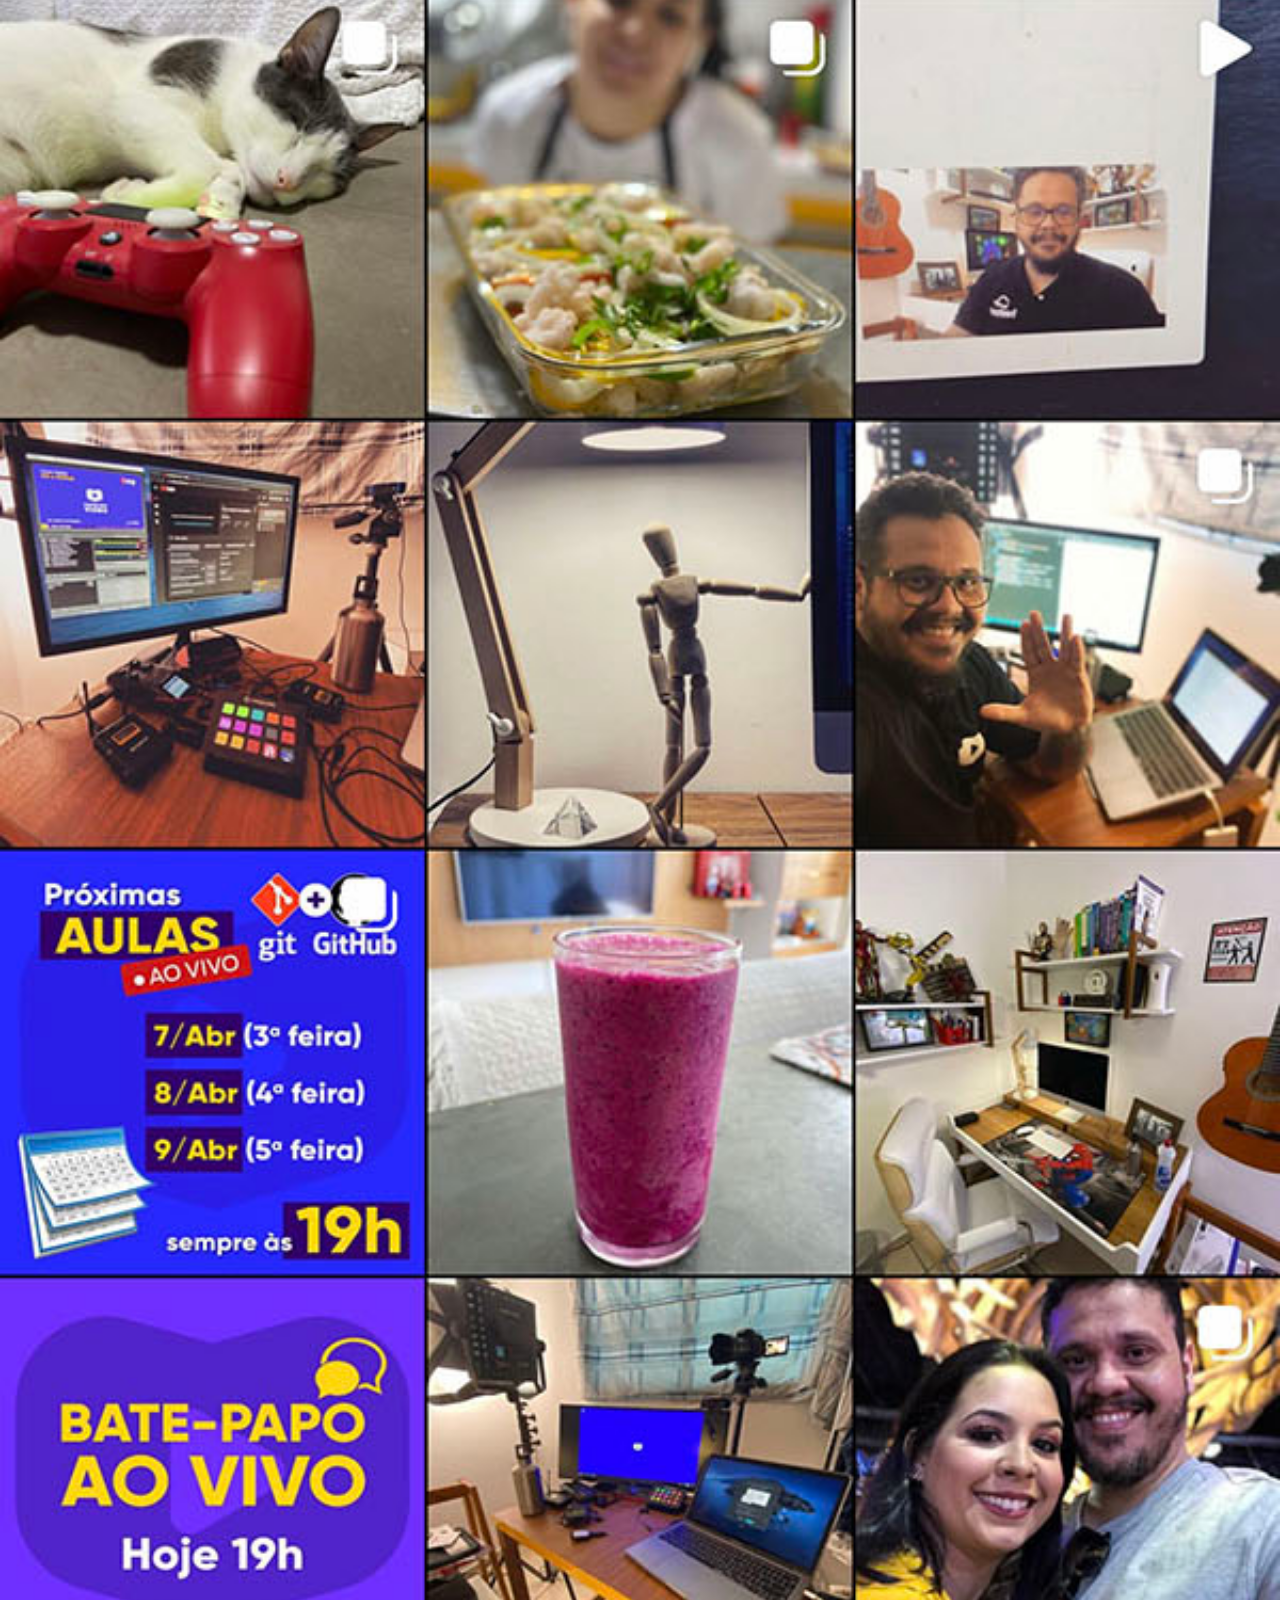
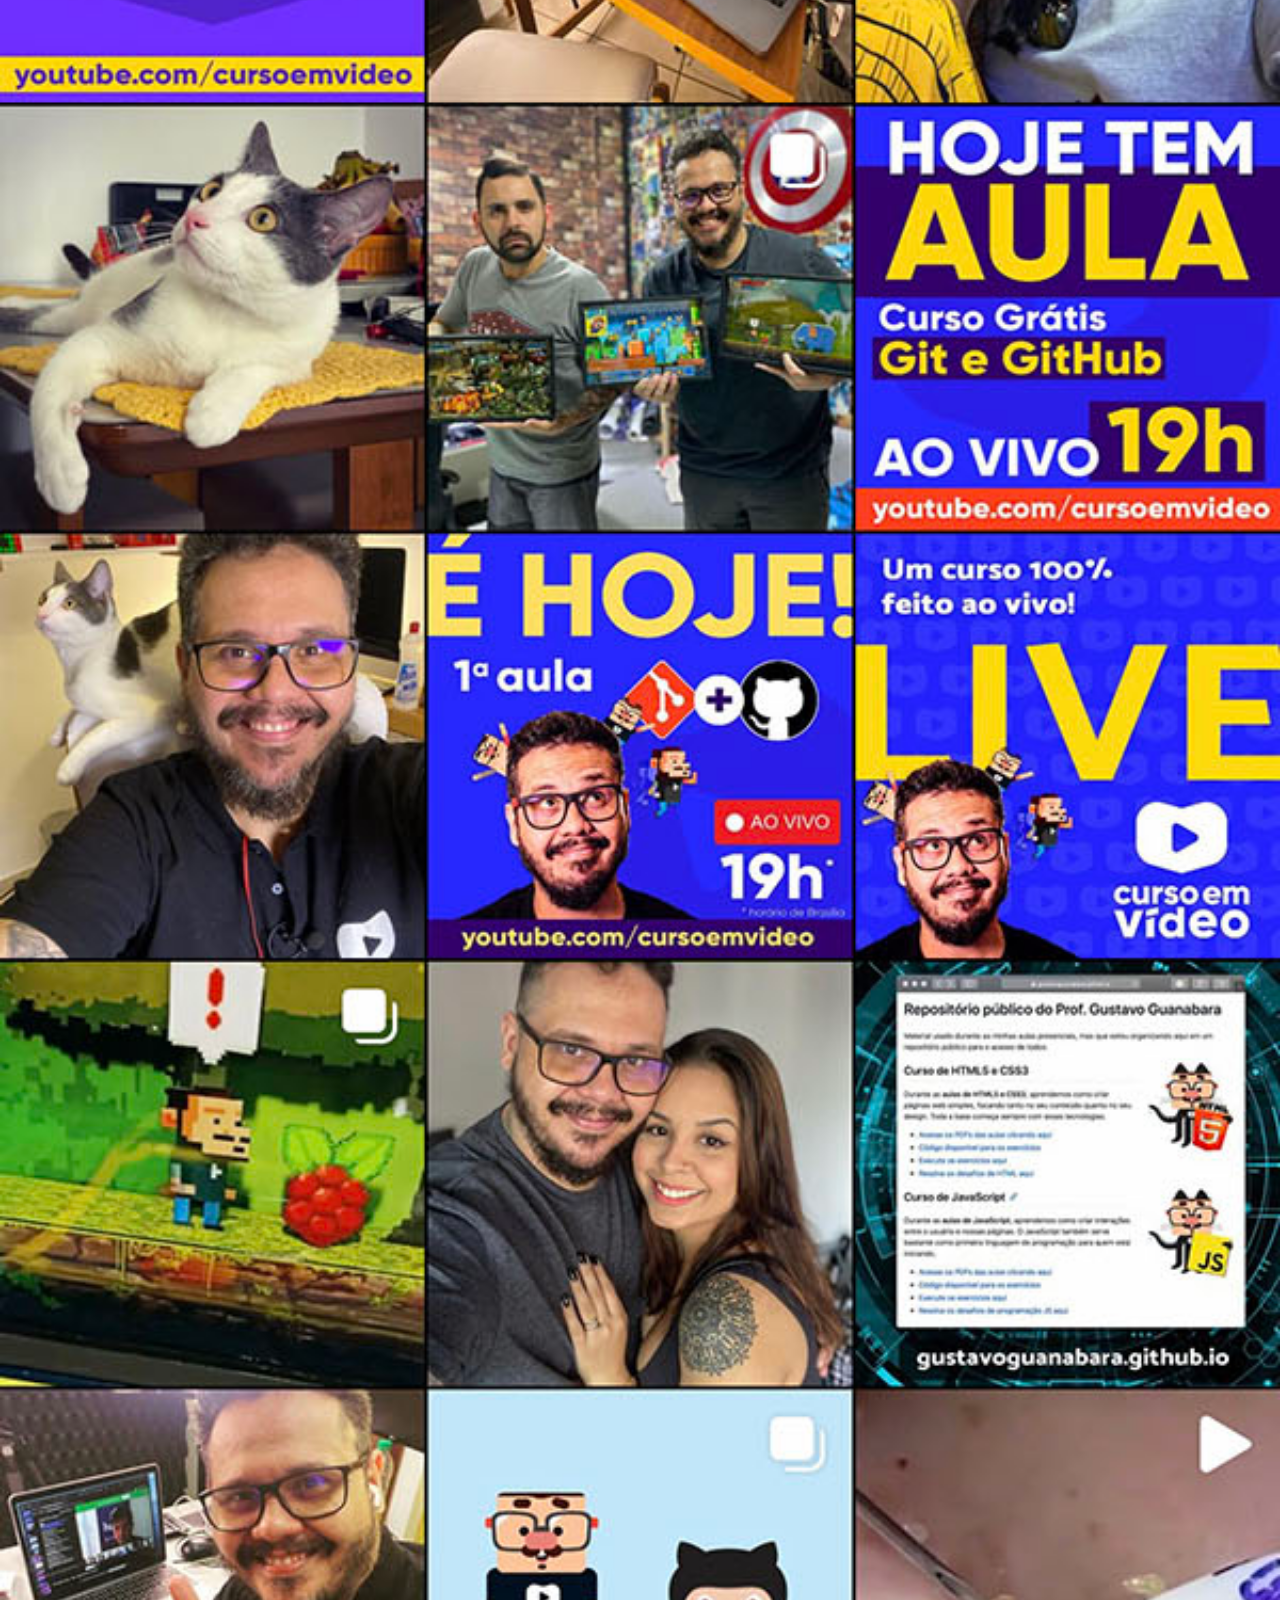
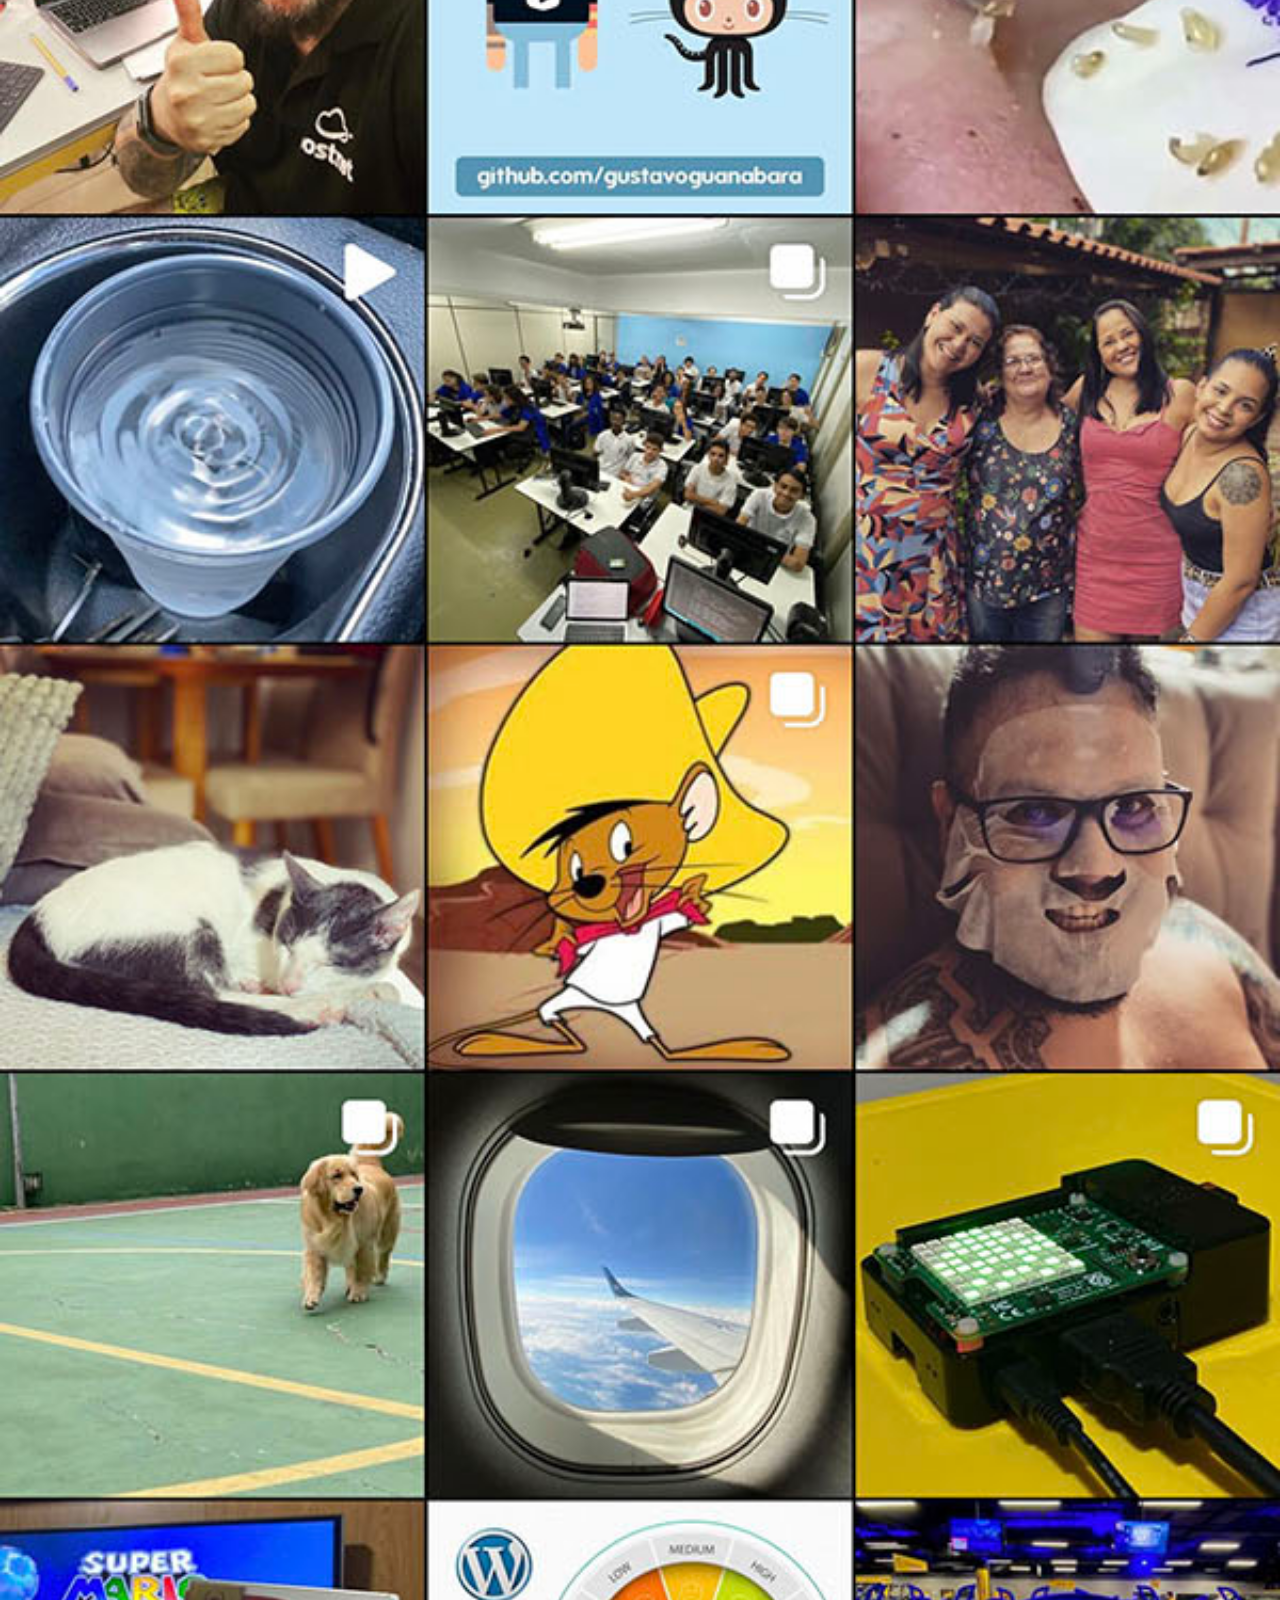
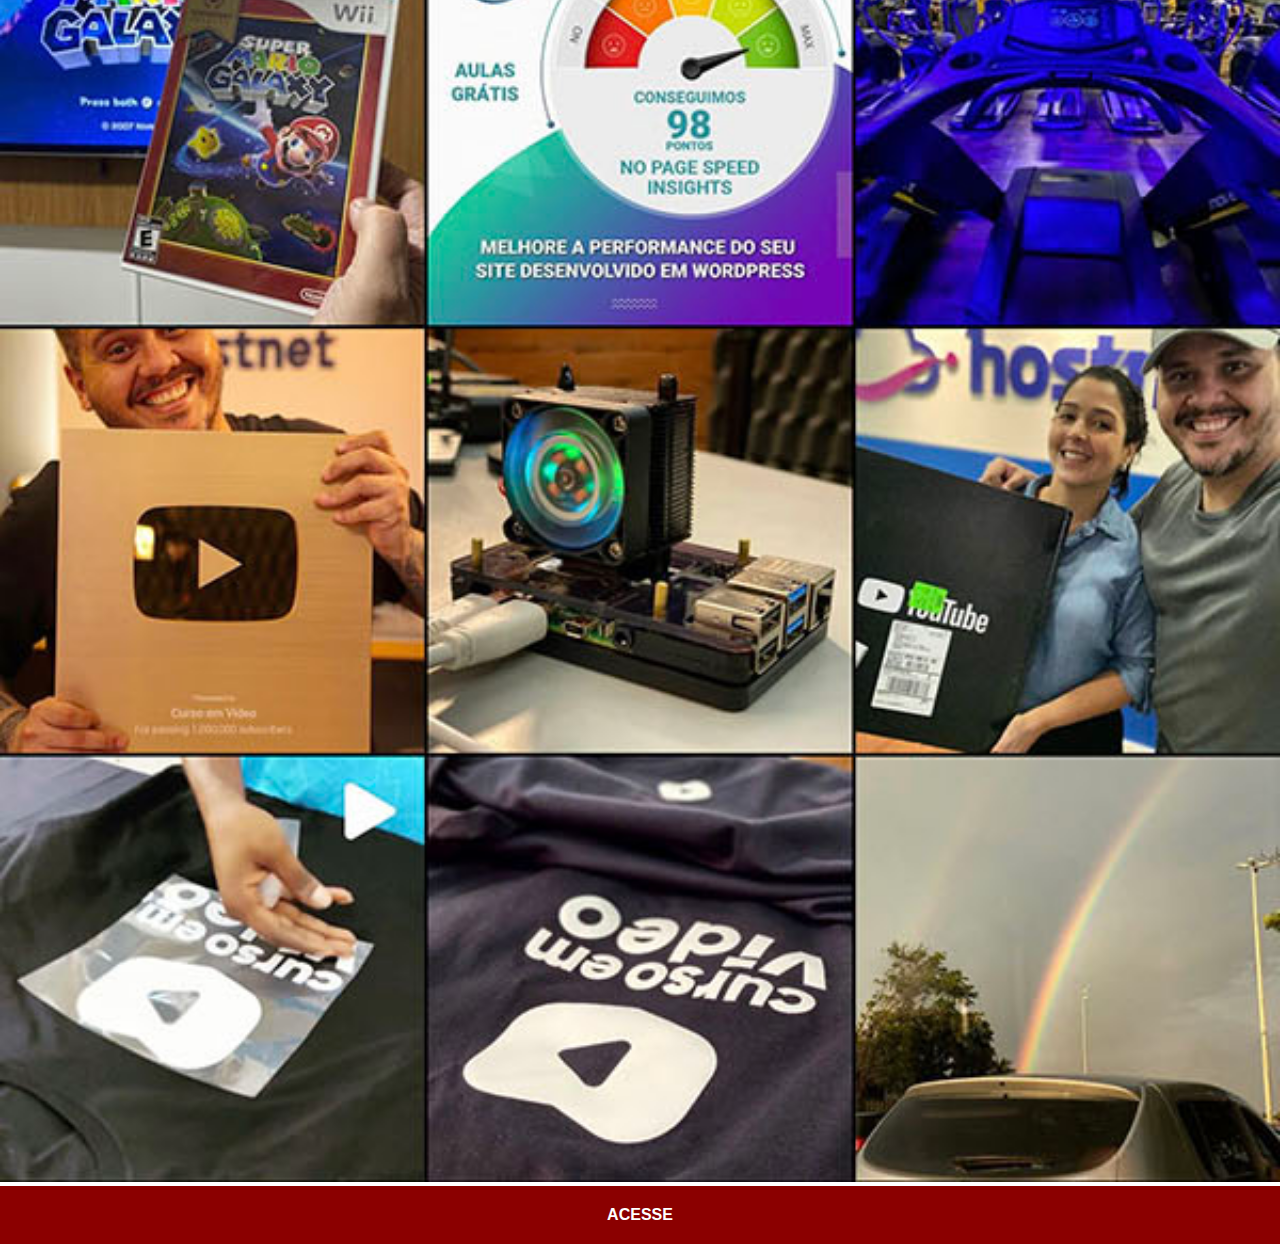
<file: instagram.html>
<!DOCTYPE html>
<html lang="pt-br">
<head>
    <meta charset="UTF-8">
    <meta name="viewport" content="width=device-width, initial-scale=1.0">
    <title>Youtube</title>
    <link rel="stylesheet" href="./estilos/social.css">
</head>
<body>
    <img src="img/tela-instagram.jpg" alt="">
    <a href="https://www.instagram.com/gustavoguanabara/" target="_blank">ACESSE</a>
</body>
</html>
</file>
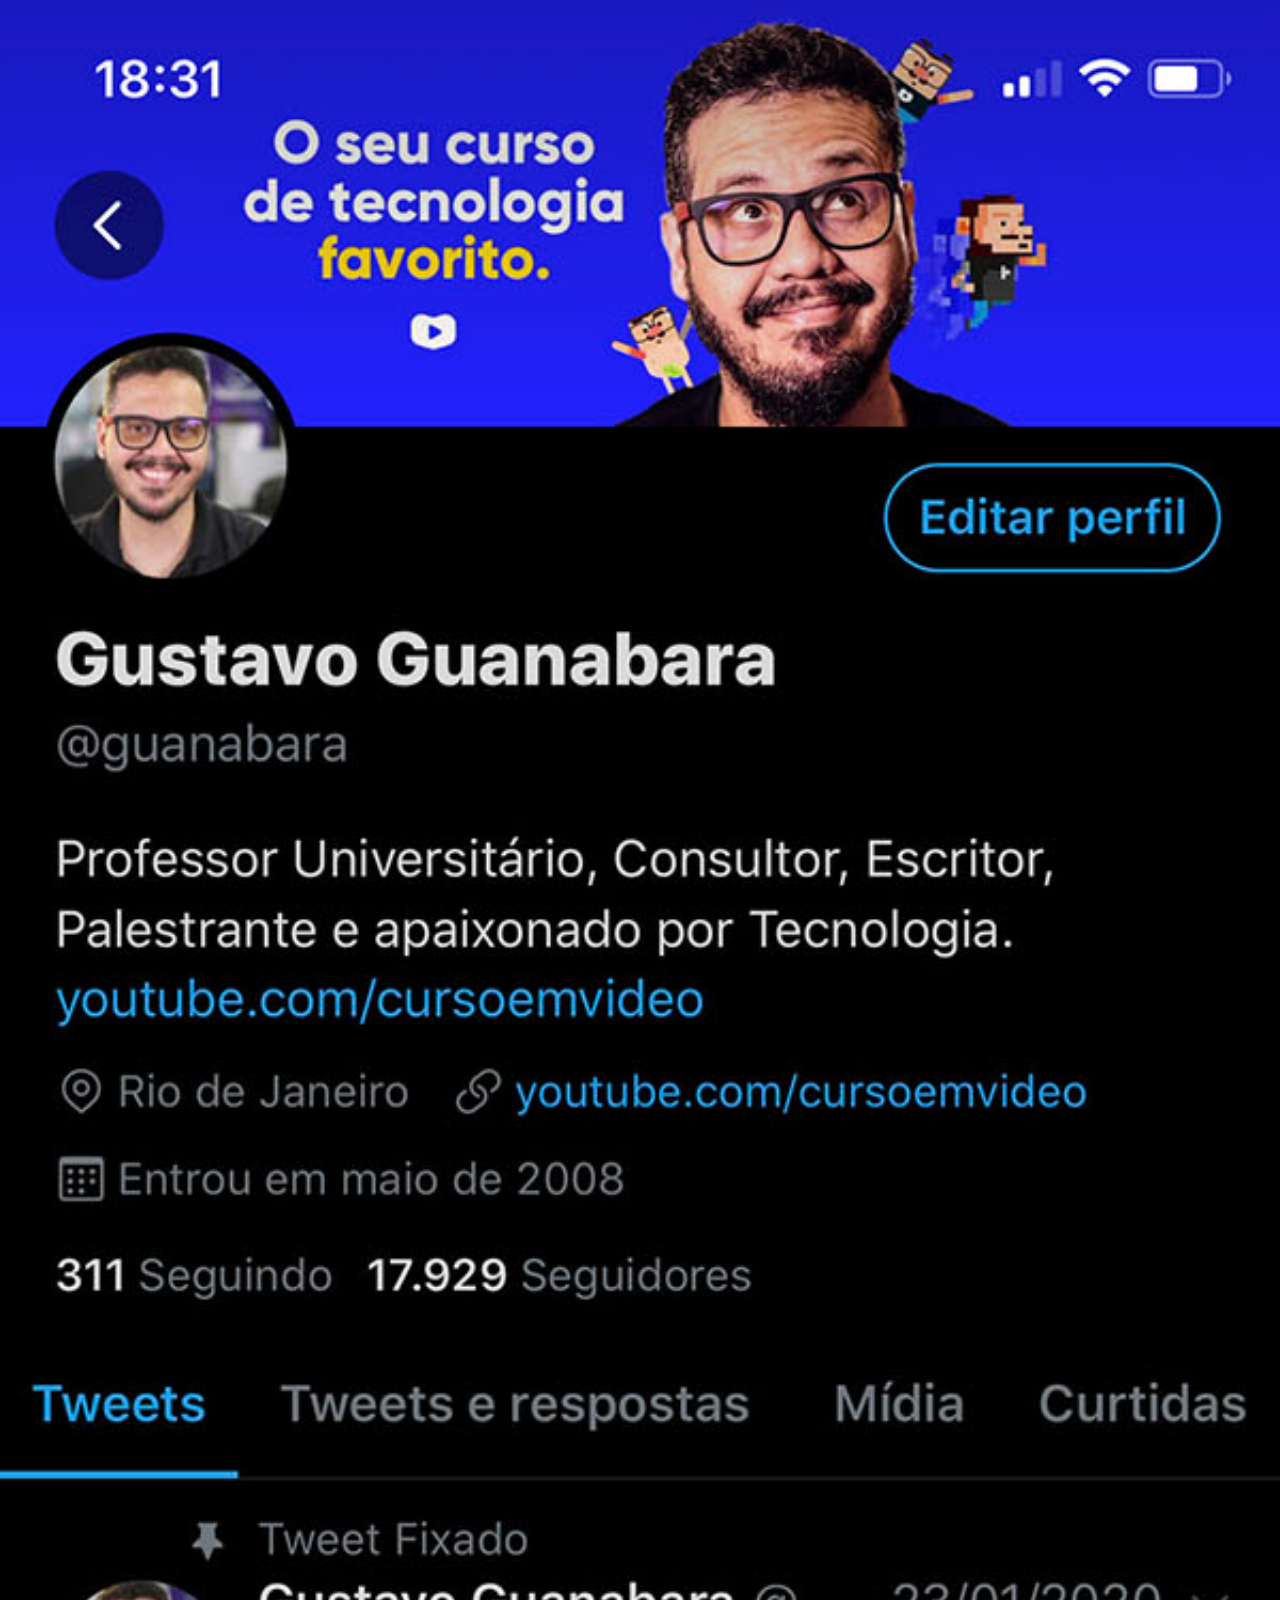
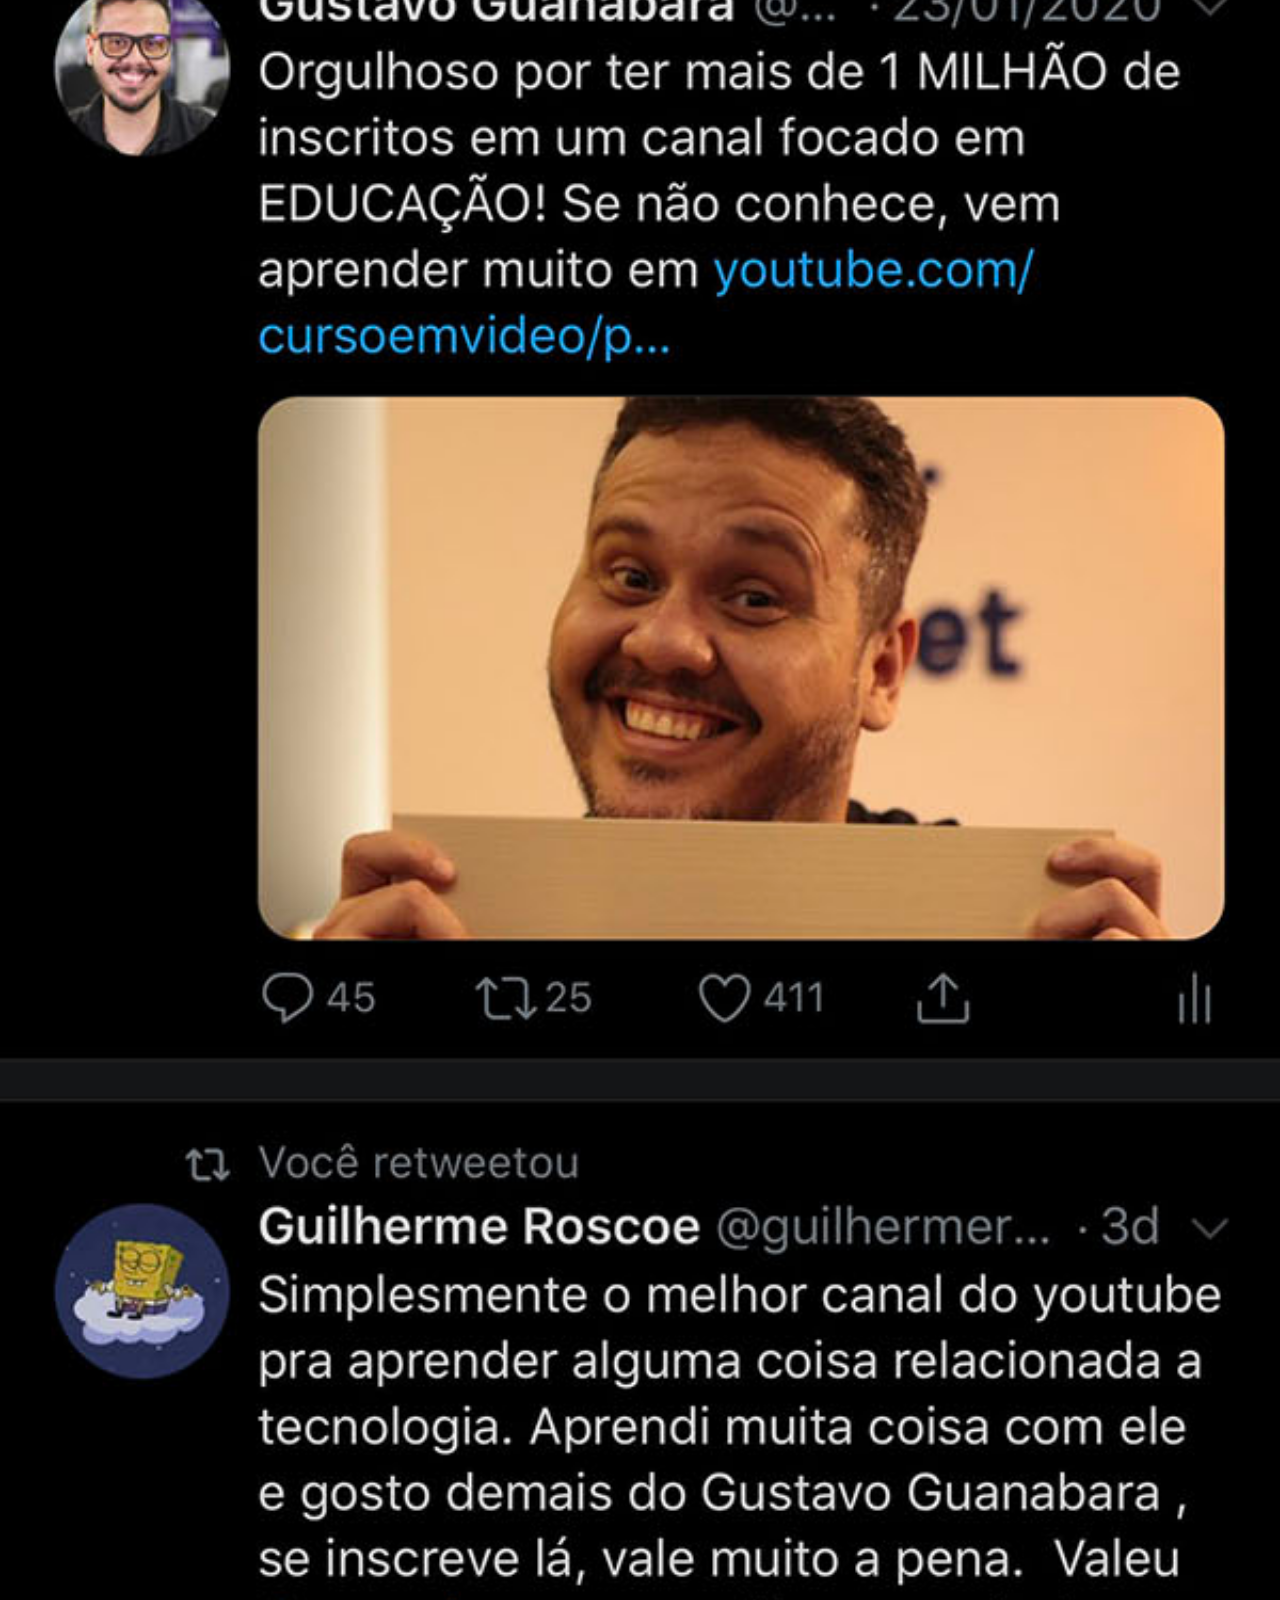
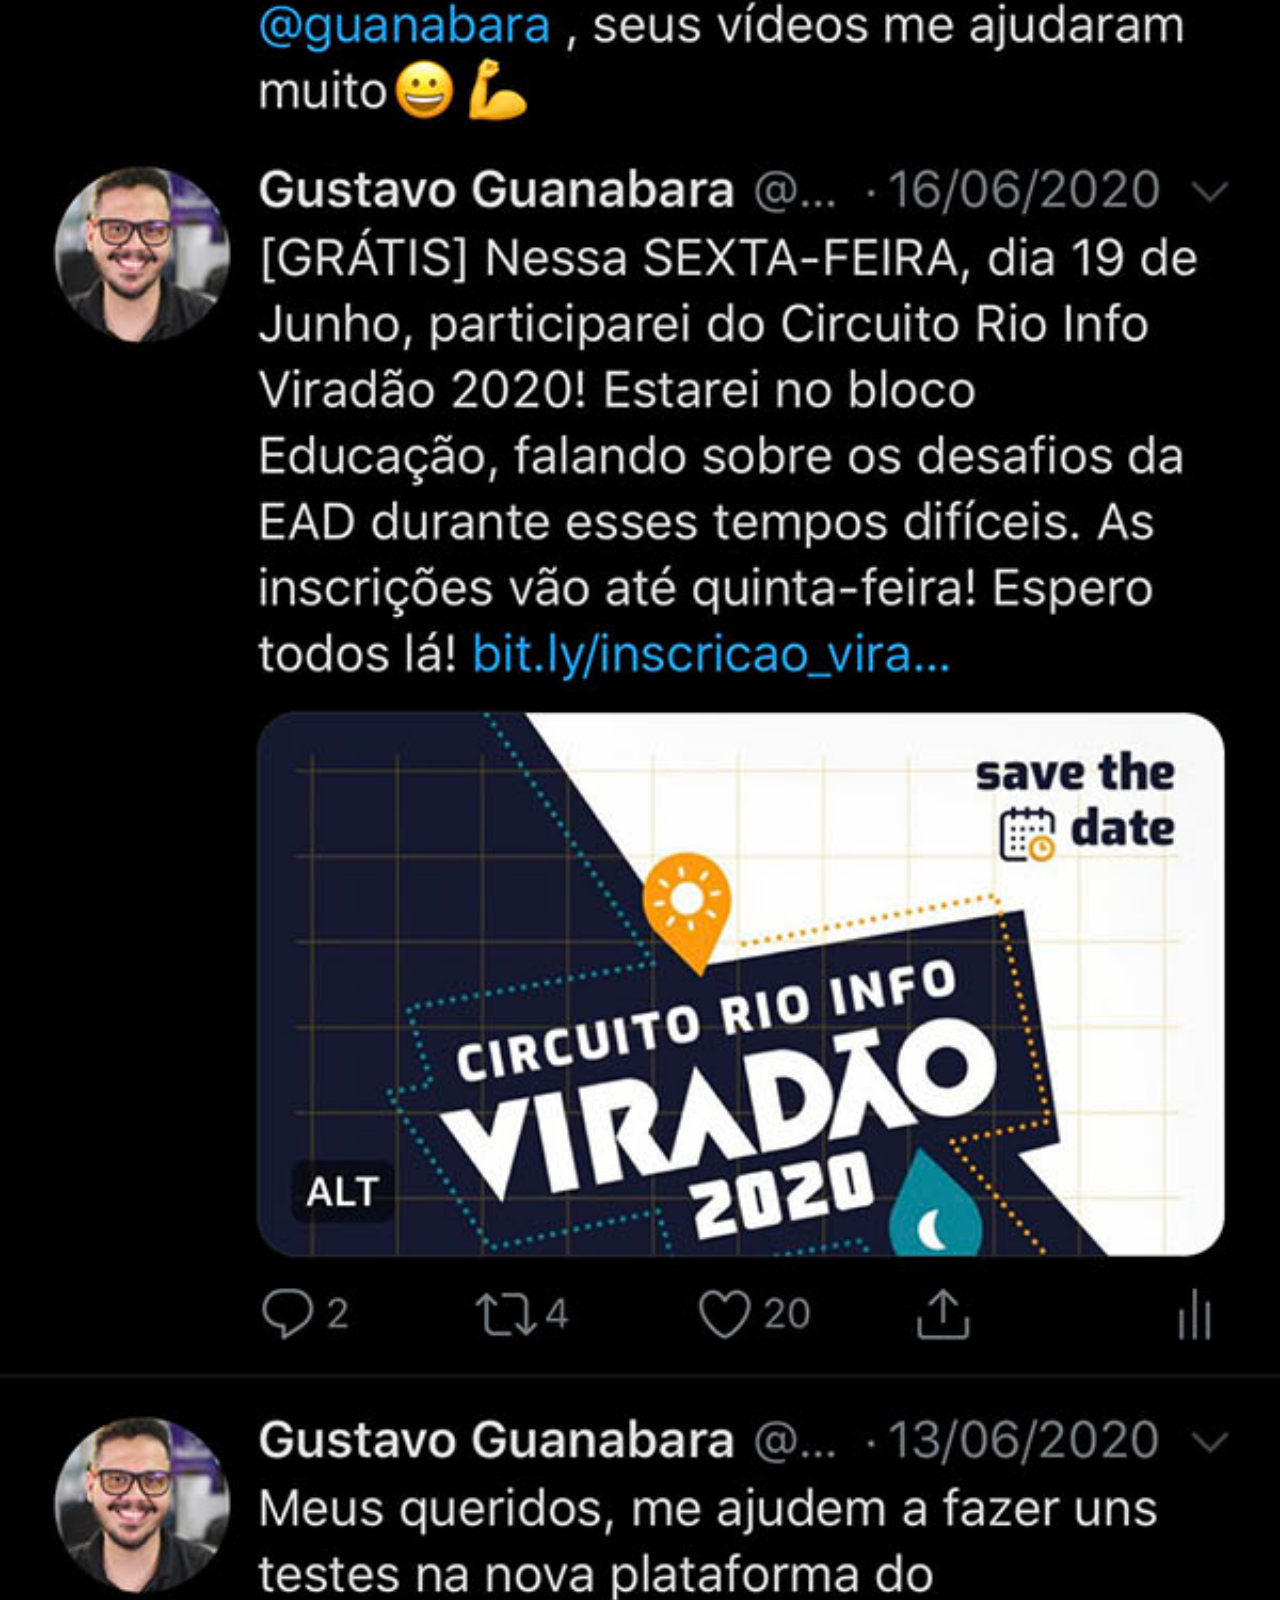
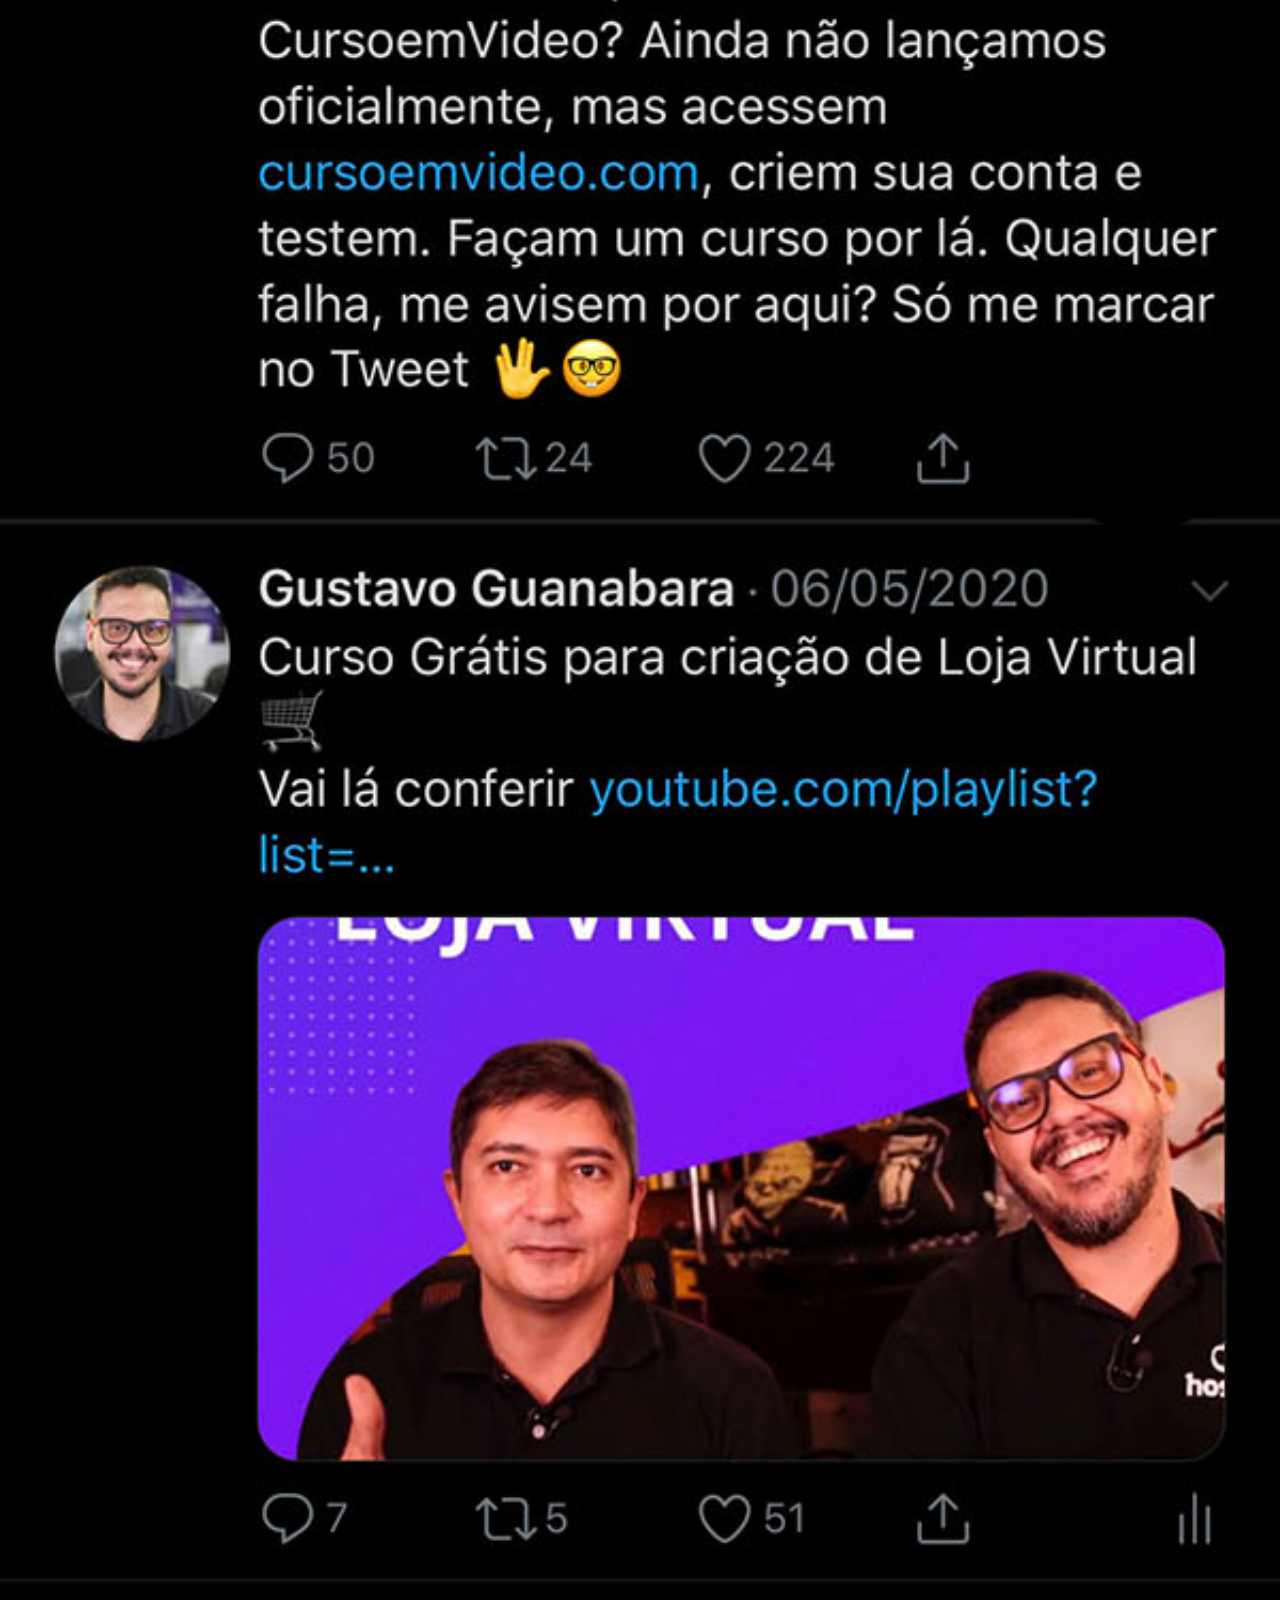
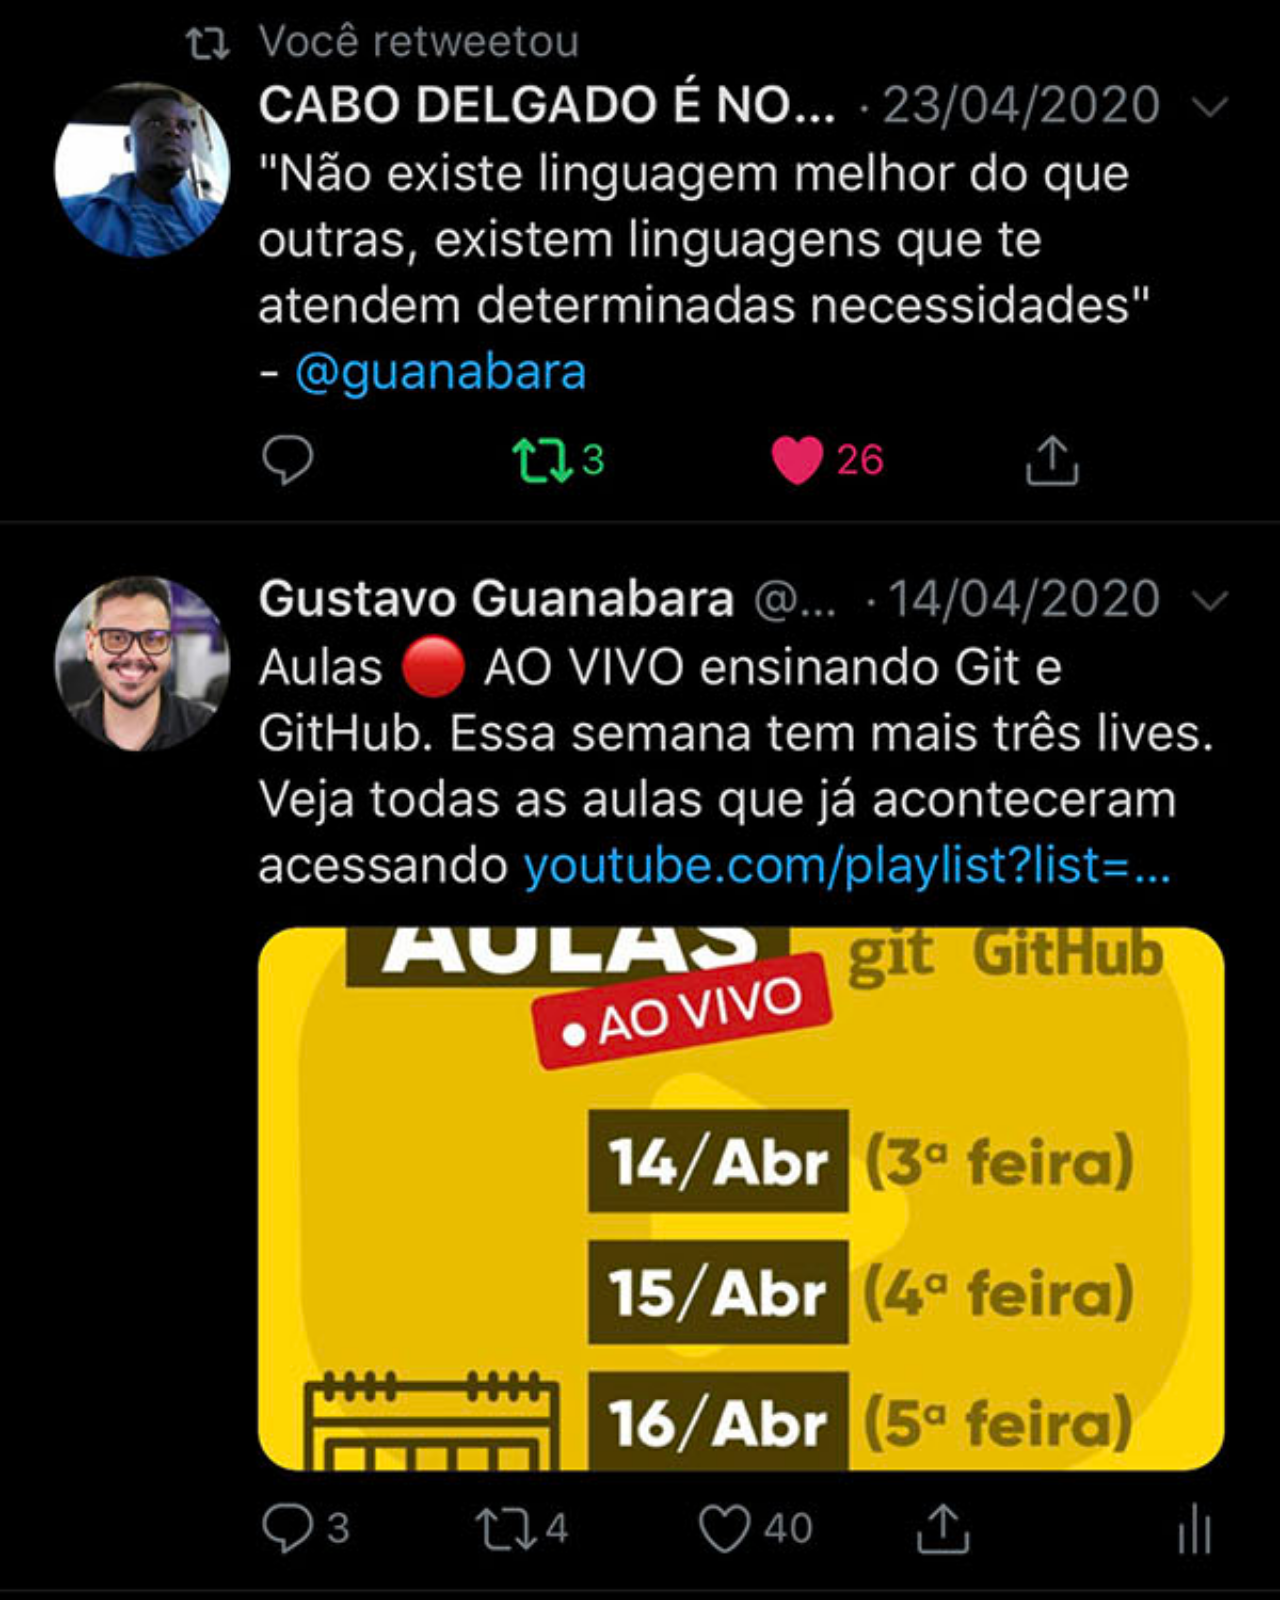
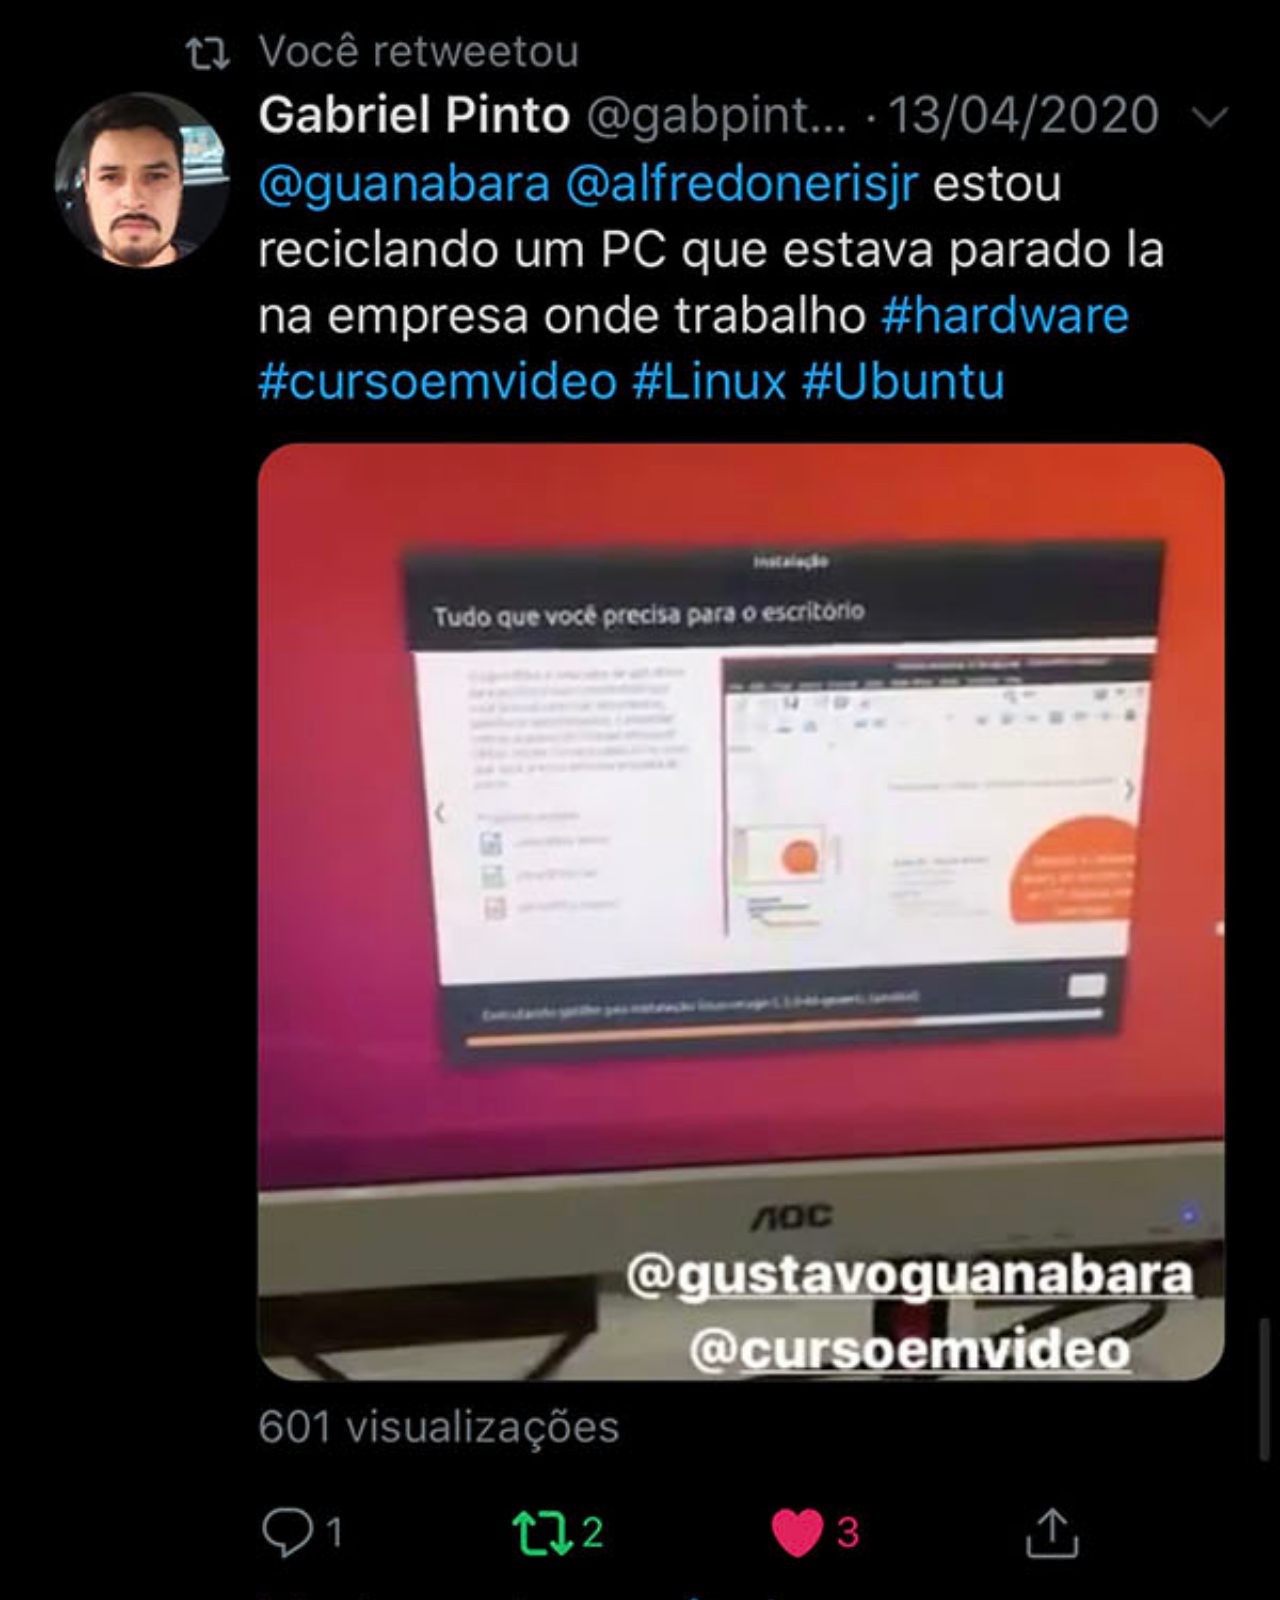
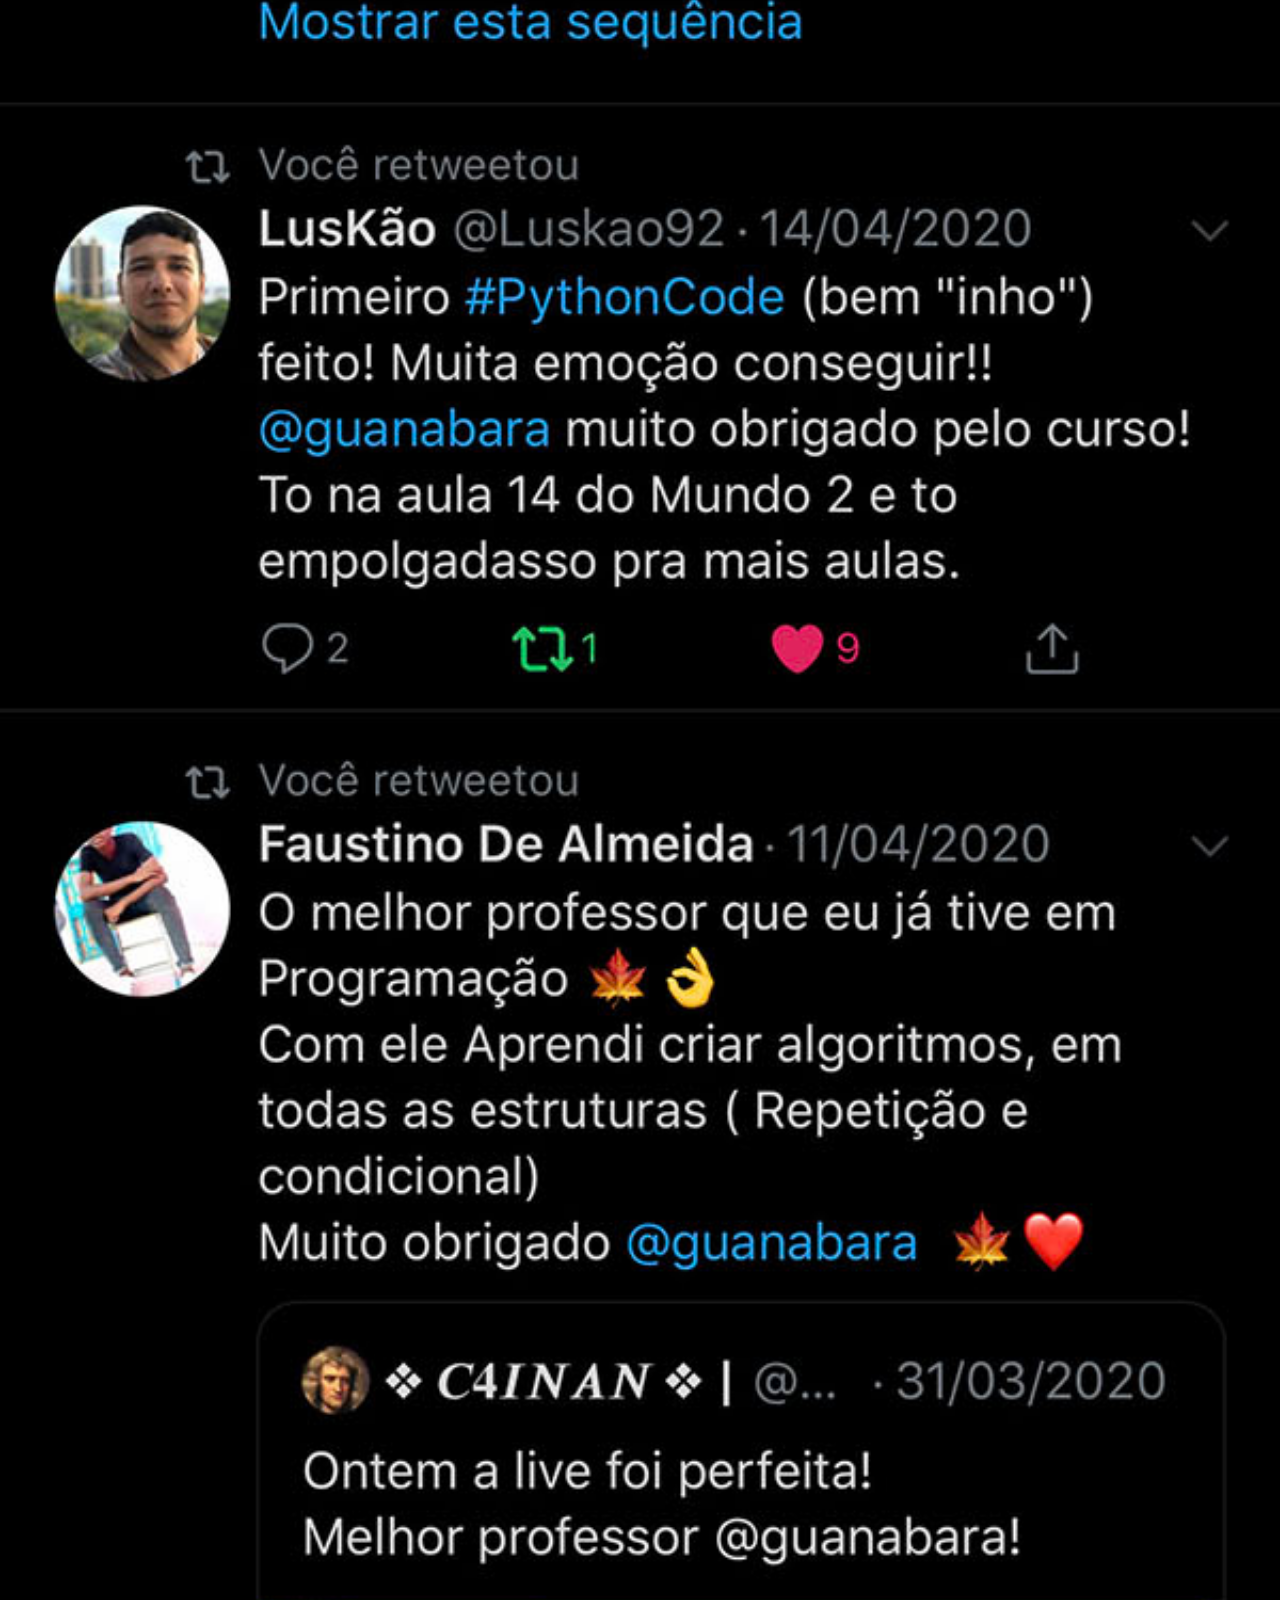
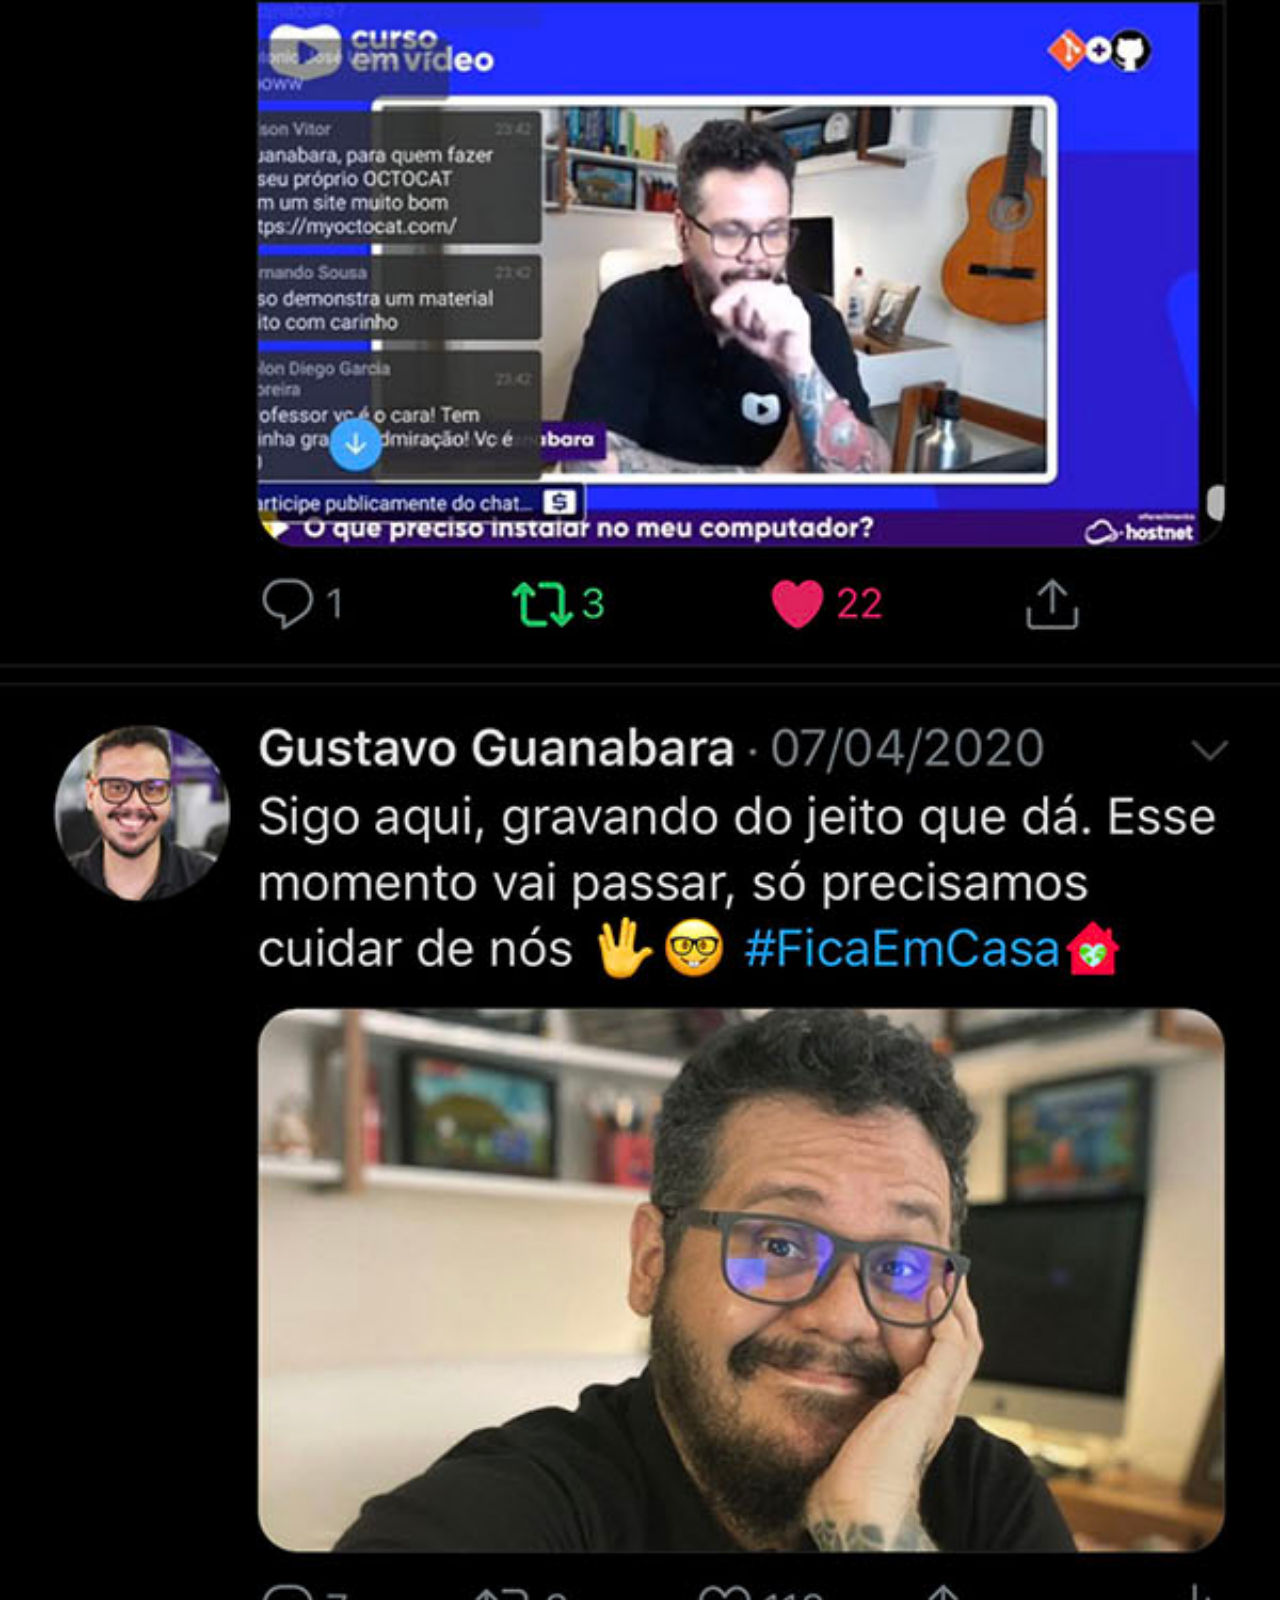
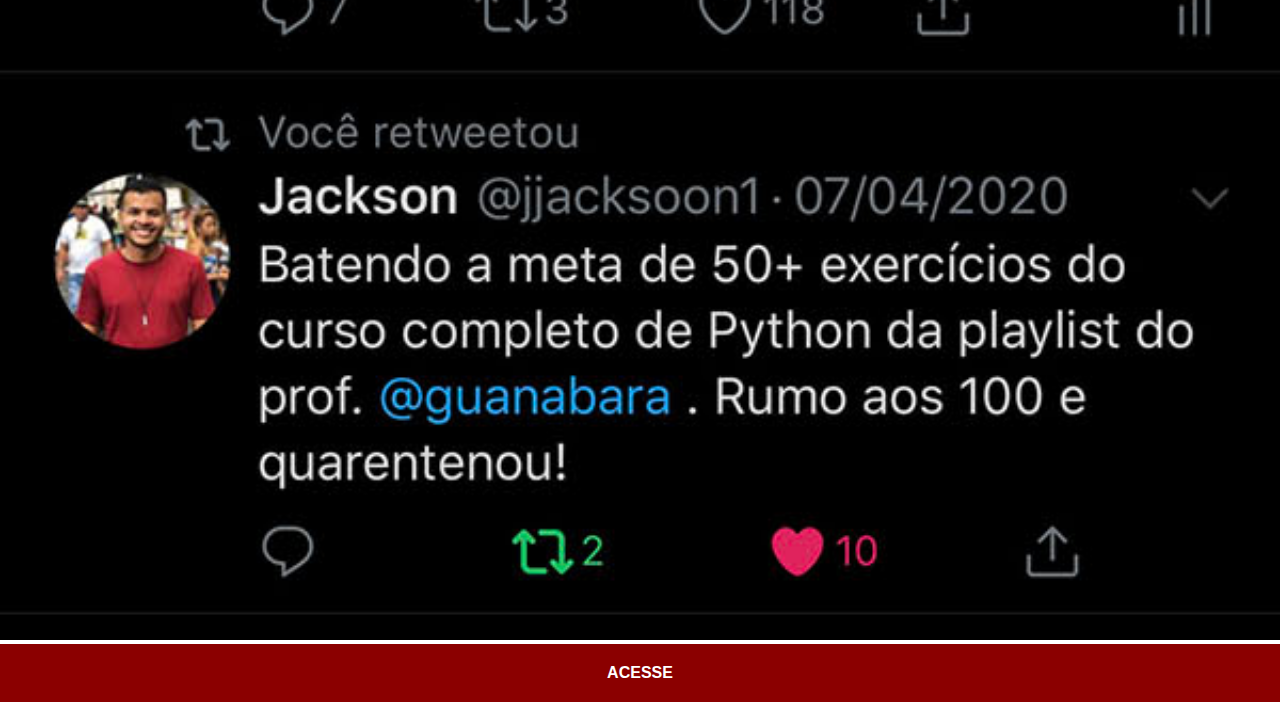
<file: twitter.html>
<!DOCTYPE html>
<html lang="pt-br">
<head>
    <meta charset="UTF-8">
    <meta name="viewport" content="width=device-width, initial-scale=1.0">
    <title>Youtube</title>
    <link rel="stylesheet" href="./estilos/social.css">
</head>
<body>
    <img src="img/tela-twitter.jpg" alt="">
    <a href="https://www.youtube.com/user/cursoemvideo/playlists" target="_blank">ACESSE</a>
</body>
</html>
</file>
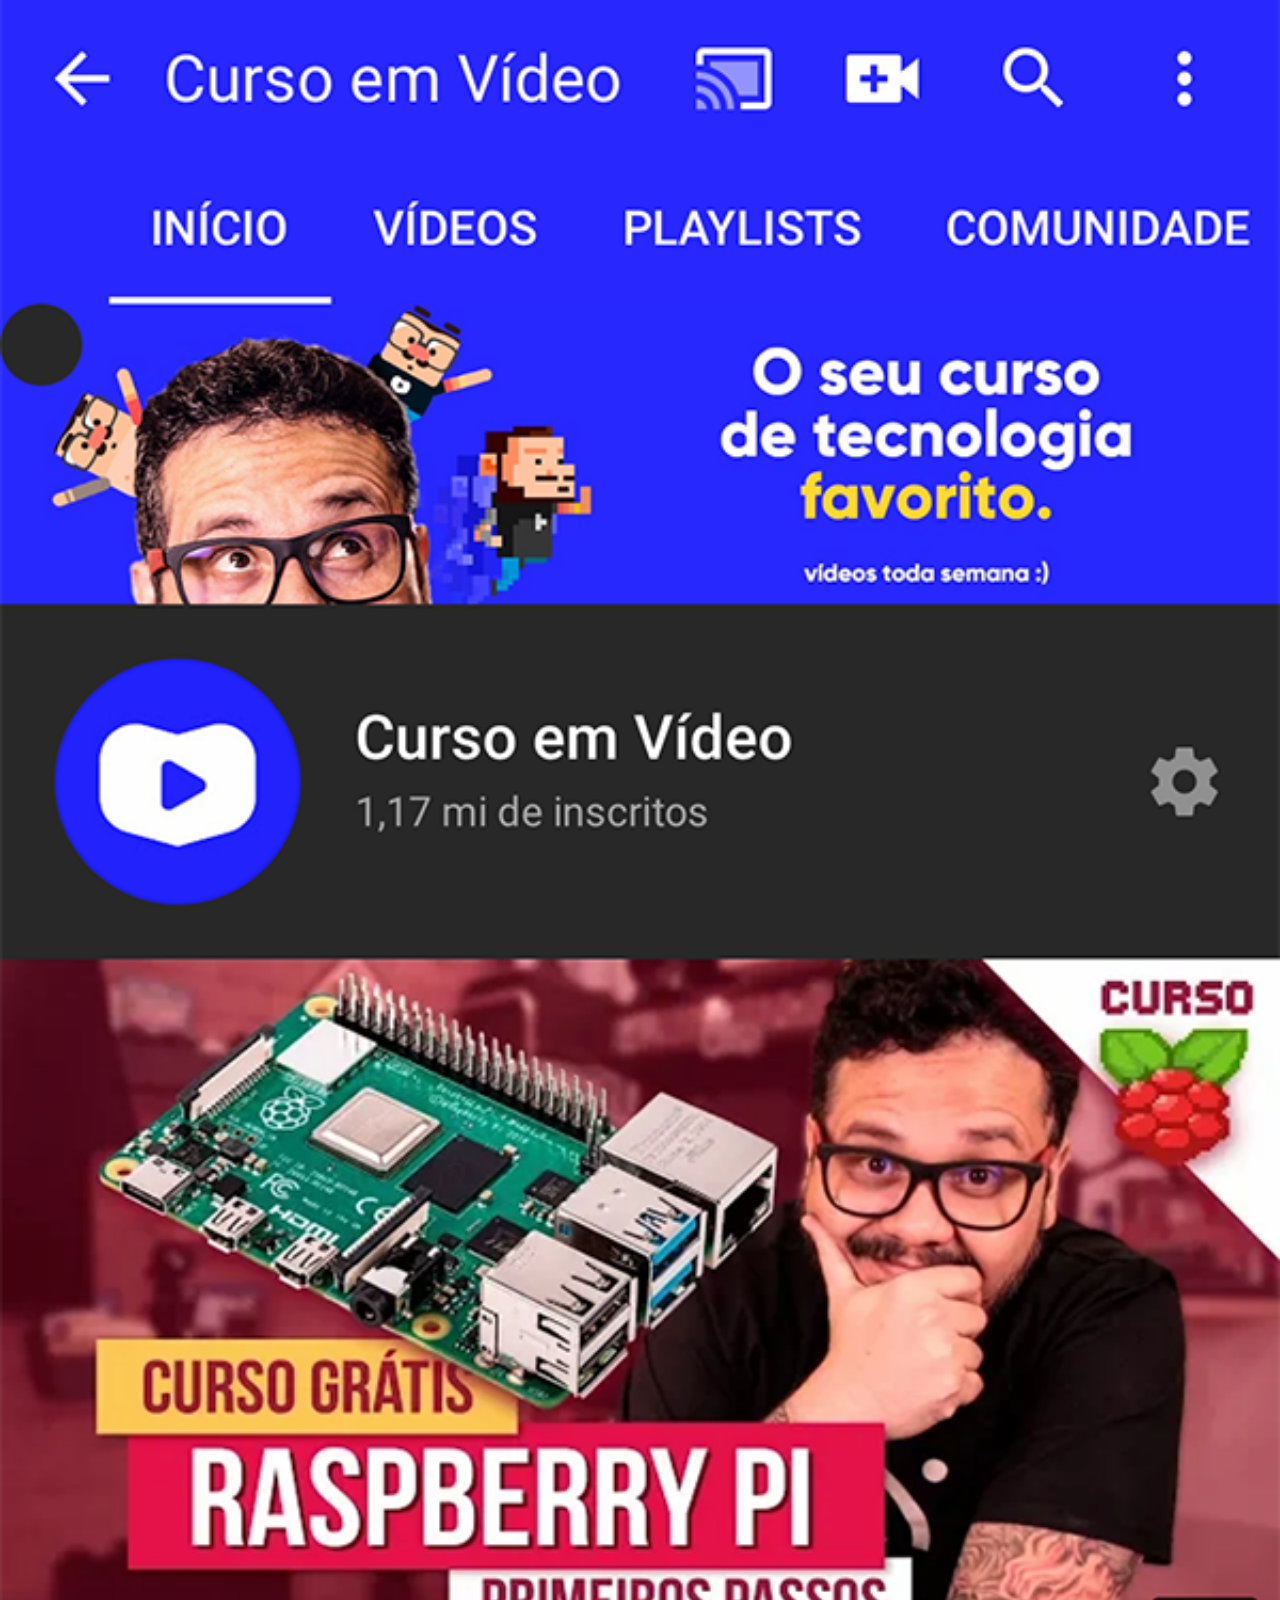
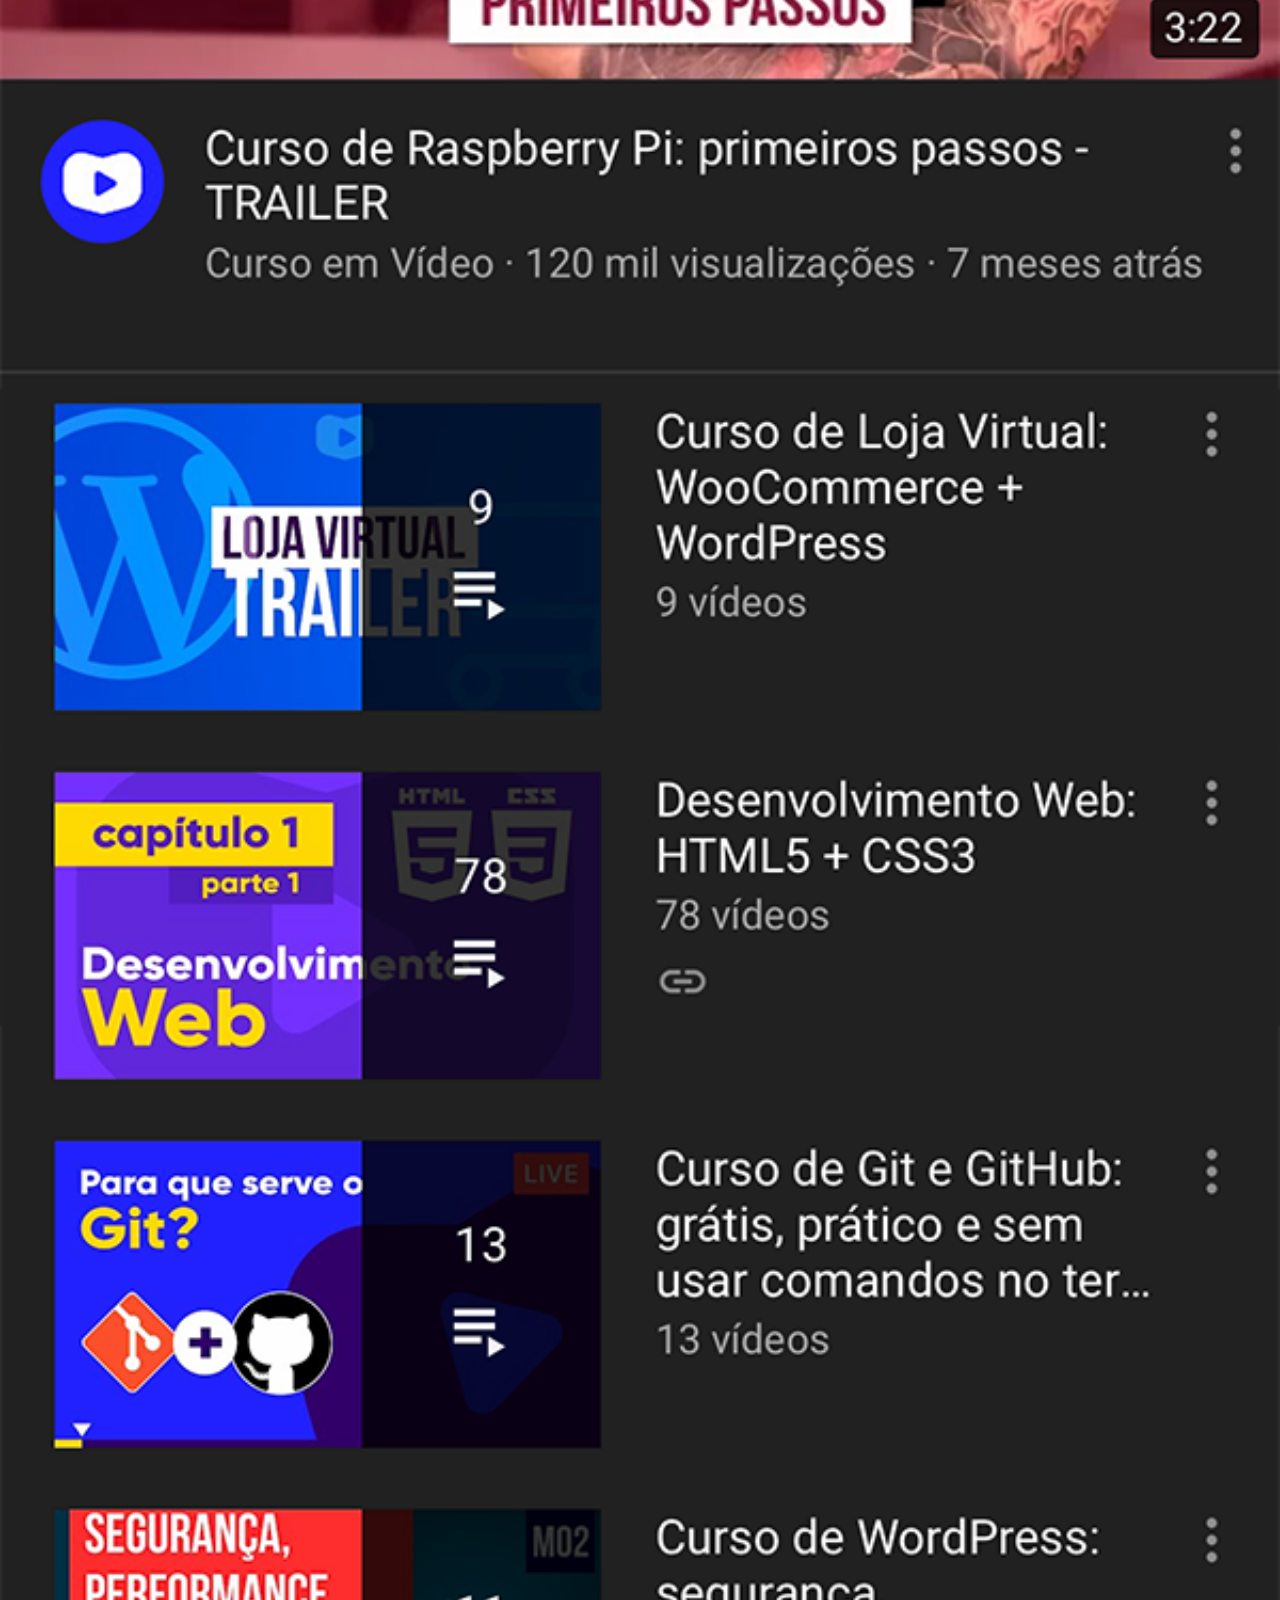
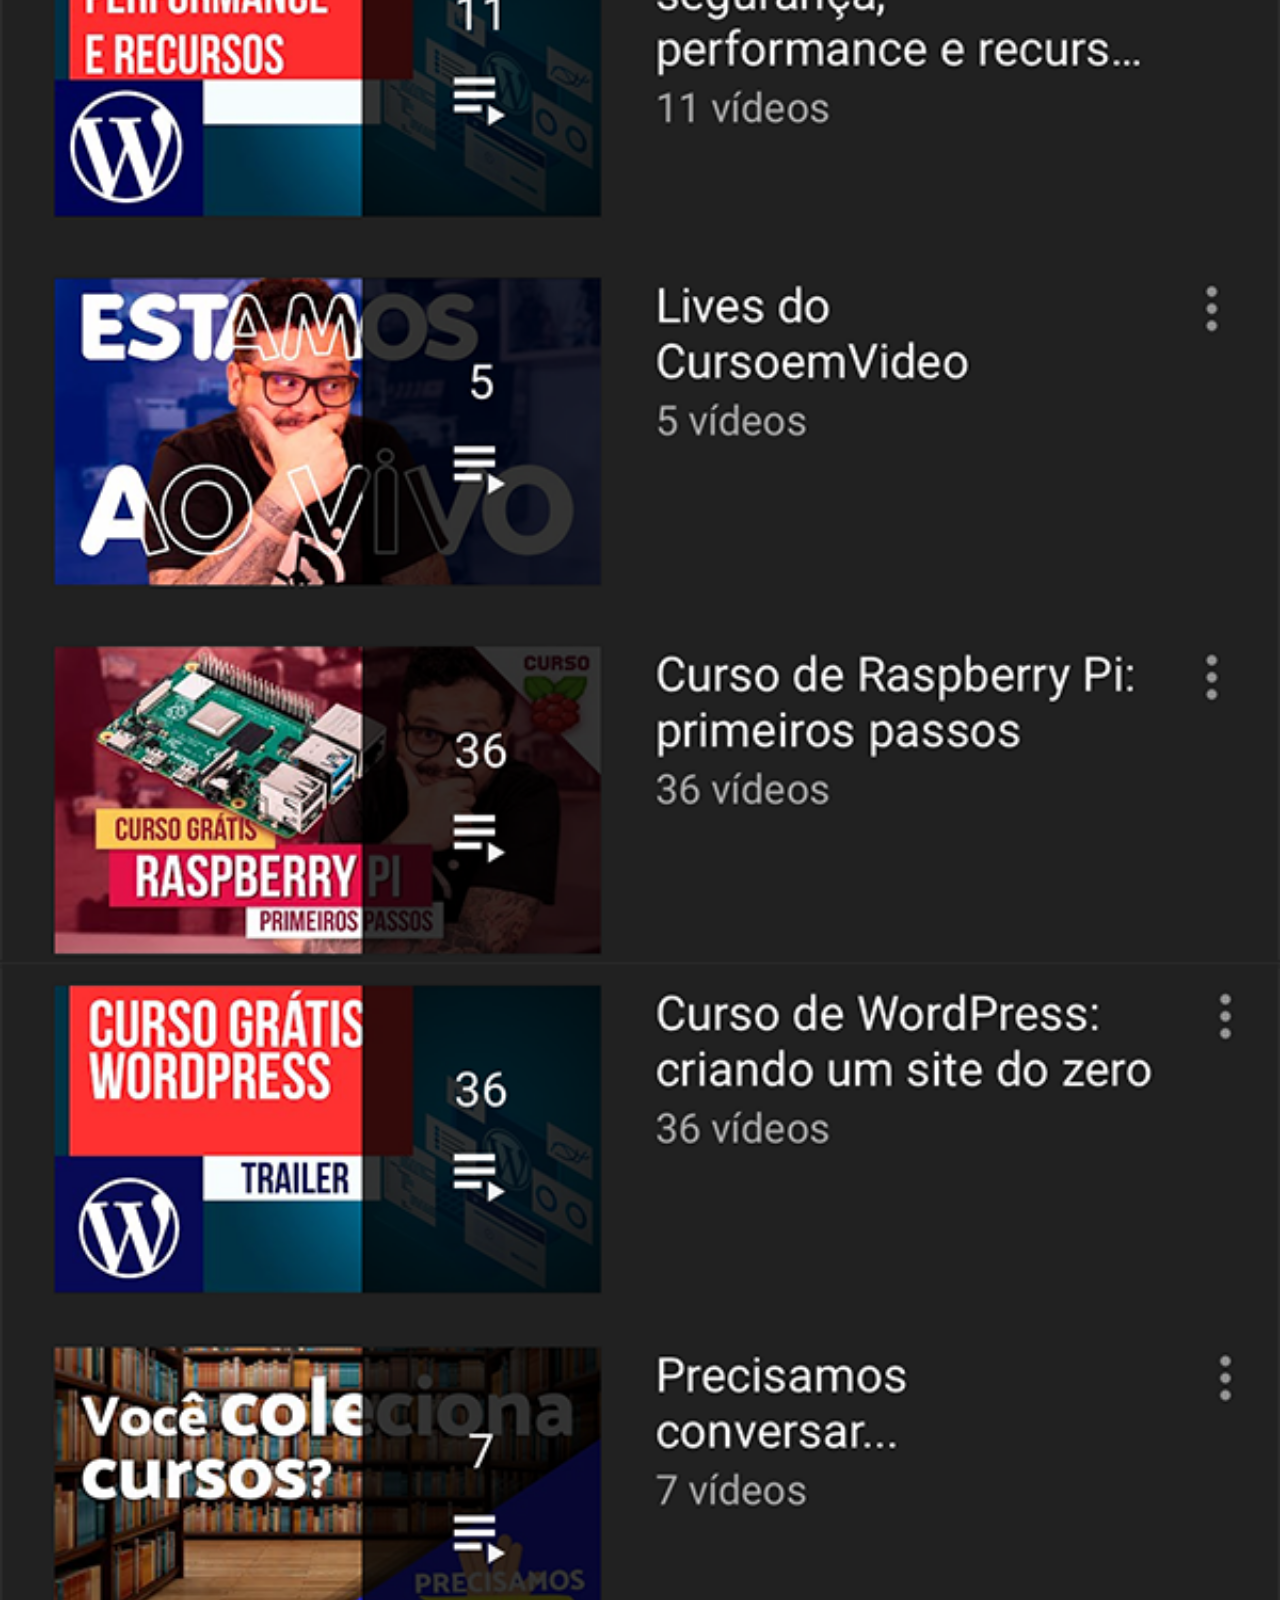
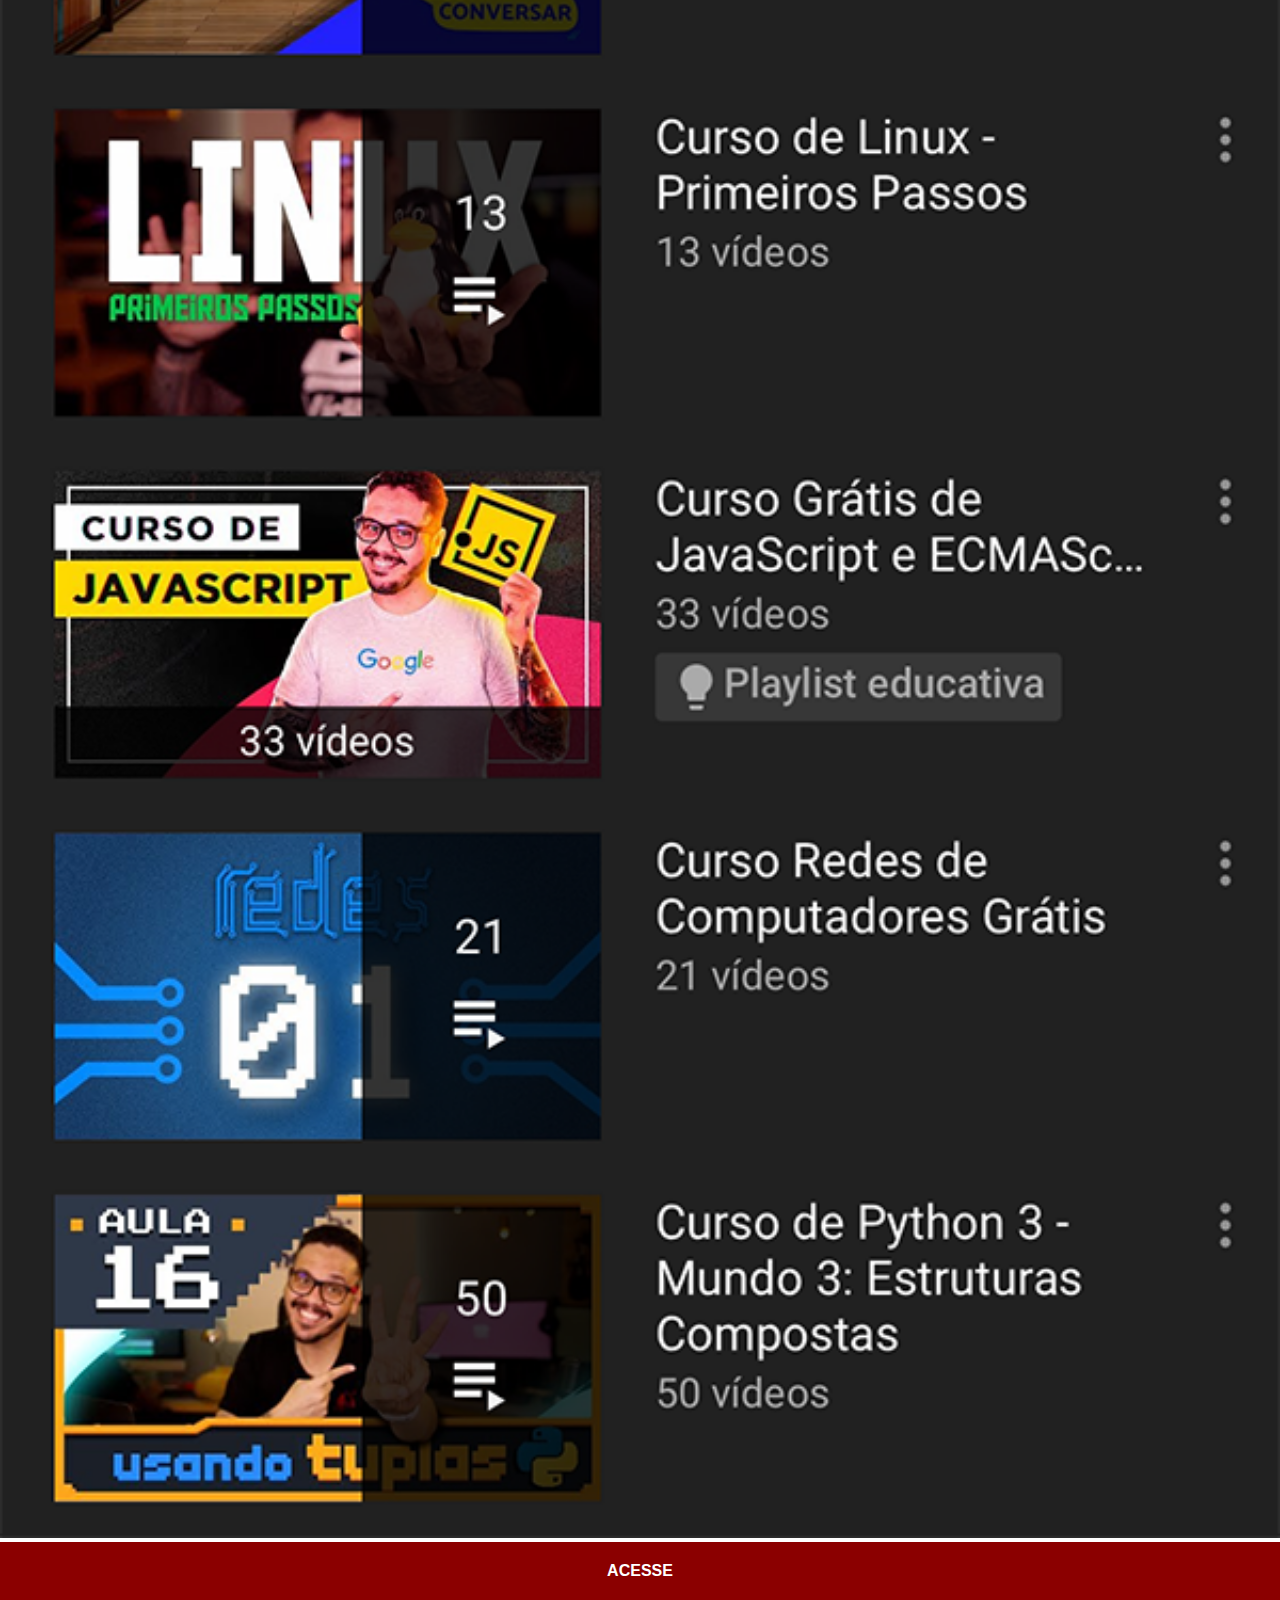
<file: youtube.html>
<!DOCTYPE html>
<html lang="pt-br">
<head>
    <meta charset="UTF-8">
    <meta name="viewport" content="width=device-width, initial-scale=1.0">
    <title>Youtube</title>
    <link rel="stylesheet" href="./estilos/social.css">
</head>
<body>
    <img src="img/tela-youtube.png" alt="">
    <a href="https://www.youtube.com/results?search_query=curso+em+video" target="_blank">ACESSE</a>
</body>
</html>
</file>
<file: estilos/style.css>
@charset "UTF-8";

* {
    margin: 0;
    padding: 0;
    font-family: Arial, Helvetica, sans-serif;
}

html, body {
    height: 100vh;
    width: 100vw;
}

body {
    background: black url('../img/fundo-madeira.jpg') center no-repeat;
    background-size: cover;
    
}

main {
    height: 100vh;
    position: relative;
}

section#telefone {
    position: absolute;
    top:50%;
    left: 50%;
    transform: translate(-50%,-50%);
    
    height: 627px;
    width:311px;
    background:url('../img/frame-iphone.png') no-repeat;
}

iframe#tela {
    position: relative;
    top: 80px;
    left: 22px;
    width: 267px;
    height: 471px;
}

section#redes-sociais {
    text-align: right;
}

section#redes-sociais img {
    width: 50px;
    margin: 10px;
    border-radius: 50%;
    box-shadow: 2px 2px 5px rgba(0, 0, 0, 0.400);
    box-sizing: border-box;
}

section#redes-sociais img:hover {
    border:2px solid rgba(255, 255, 255, 0.603);
    transform: translate(-3px,-3px);
    box-shadow: 5px 5px 10px rgba(0, 0, 0, 0.616);
    transition: transform 0.4s, border 0.5s;
}
</file>
<file: estilos/social.css>
@charset "UTF-8";

* {
    margin: 0;
    padding: 0;
    font-family: Arial, Helvetica, sans-serif;
}

::-webkit-scrollbar {
    width: 0px;
    height: 0px;
}

img {
    width: 100vw;
}

a {
    display: block;
    background-color: darkred;
    color:white;
    padding:20px;
    text-align: center;
    font-weight: bolder;
    text-decoration: none;
}

a:hover {
    background-color: red;
}
</file>
